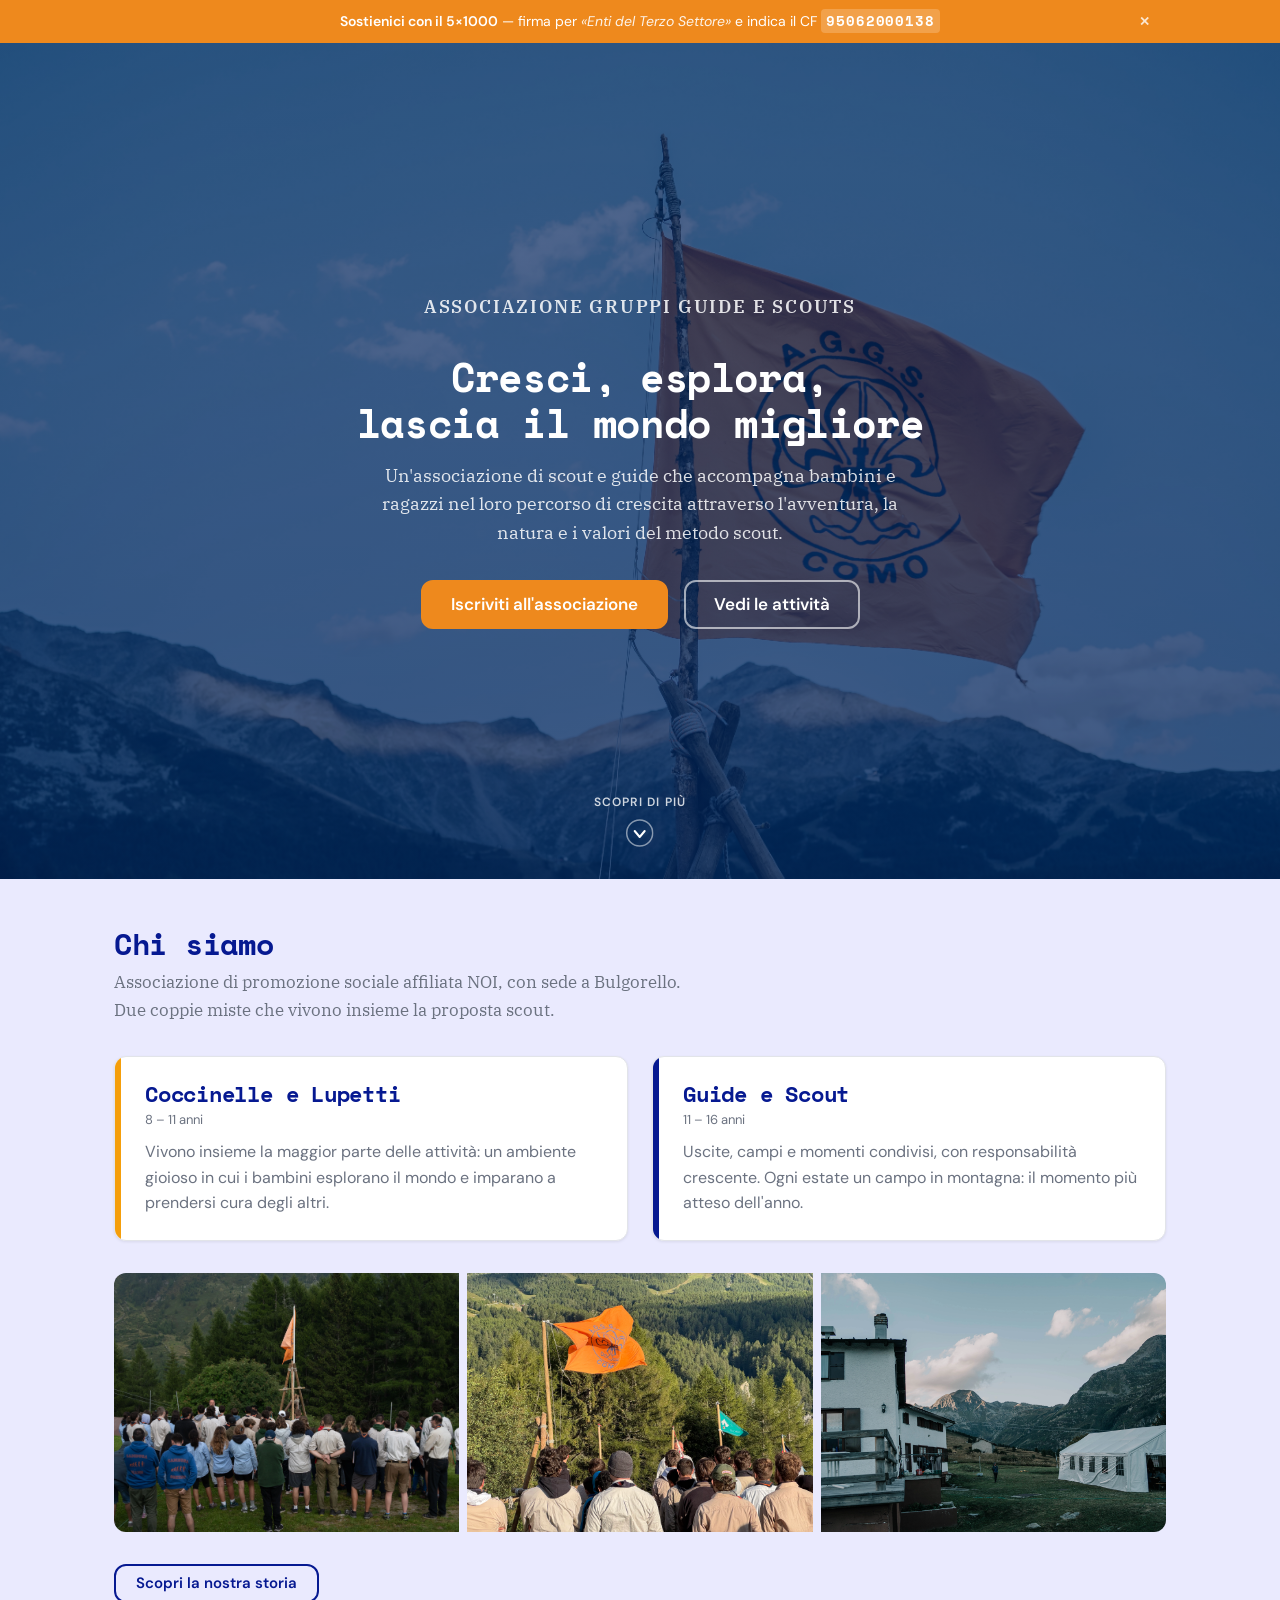
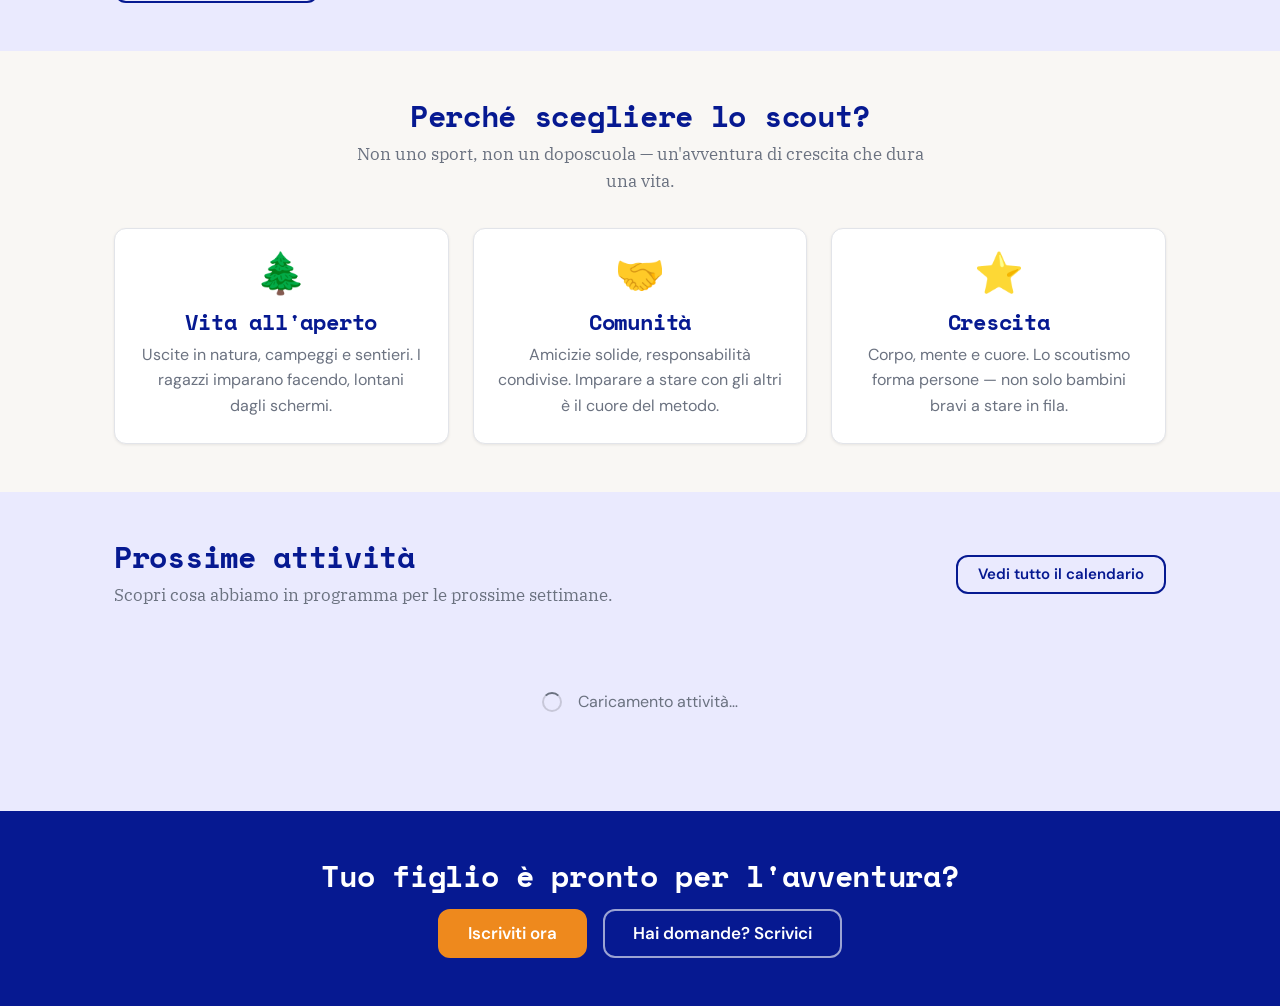
<file: index.html>
<!DOCTYPE html>
<html lang="it">

<head>
  <meta charset="UTF-8">
  <link rel="icon" href="assets/favicon.svg" type="image/svg+xml">
  <meta name="viewport" content="width=device-width, initial-scale=1.0">
  <title>AGGS Como — Associazione Gruppi Guide e Scouts</title>
  <meta name="description"
    content="Benvenuti all'AGGS Como! Scopri le attività scout per bambini e ragazzi, iscriviti e partecipa alla nostra comunità.">

  <link rel="preconnect" href="https://fonts.googleapis.com">
  <link rel="preconnect" href="https://fonts.gstatic.com" crossorigin>
  <link rel="preconnect" href="https://esm.sh">

  <link rel="stylesheet" href="css/base.css">
  <link rel="stylesheet" href="css/components.css">
  <link rel="stylesheet" href="css/layout.css">
</head>

<body>

  <header id="site-header"></header>

  <div id="banner-5x1000" class="banner-5x1000" role="region" aria-label="5×1000">
    <div class="banner-5x1000-inner container">
      <p><strong>Sostienici con il 5×1000</strong> — firma per <em>«Enti del Terzo Settore»</em> e indica il CF <span
          class="banner-cf">95062000138</span></p>
      <button class="btn btn-ghost btn-sm banner-dismiss" aria-label="Chiudi">✕</button>
    </div>
  </div>

  <main id="main-content">

    <!-- HERO -->
    <section class="hero" aria-label="Benvenuti">
      <div class="container hero-content">
        <p class="hero-eyebrow">Associazione Gruppi Guide e Scouts</p>
        <h1>Cresci, esplora,<br>lascia il mondo migliore</h1>
        <p>Un'associazione di scout e guide che accompagna bambini e ragazzi nel loro percorso di crescita attraverso
          l'avventura, la natura e i valori del metodo scout.</p>
        <div class="hero-actions">
          <a href="iscrizione.html" class="btn btn-accent btn-lg" id="btn-hero-iscriviti">Iscriviti all'associazione</a>
          <a href="calendario.html" class="btn btn-outline-white btn-lg">Vedi le attività</a>
        </div>
      </div>
      <a class="hero-scroll" href="#main-content" aria-label="Scorri verso il basso">
        <span class="hero-scroll-label">Scopri di più</span>
        <svg width="28" height="28" viewBox="0 0 28 28" fill="none" aria-hidden="true">
          <circle cx="14" cy="14" r="13" stroke="rgba(255,255,255,0.5)" stroke-width="1.5" />
          <polyline points="9,12 14,18 19,12" stroke="#ffffff" stroke-width="2" stroke-linecap="round"
            stroke-linejoin="round" />
        </svg>
      </a>
    </section>

    <!-- CHI SIAMO — SINTESI -->
    <section class="section section-alt" aria-labelledby="section-chi-siamo">
      <div class="container">
        <div class="section-header">
          <h2 class="section-title" id="section-chi-siamo">Chi siamo</h2>
          <p class="section-subtitle">Associazione di promozione sociale affiliata NOI, con sede a Bulgorello. Due
            coppie miste che vivono insieme la proposta scout.</p>
        </div>

        <div class="cards-grid cards-grid-2">
          <div class="card card-unit">
            <div class="card-unit-accent" style="background:#f59e0b" aria-hidden="true"></div>
            <div class="card-body">
              <h3 class="text-primary mb-xs">Coccinelle e Lupetti</h3>
              <p class="text-muted text-xs mb-sm">8 – 11 anni</p>
              <p class="text-muted">Vivono insieme la maggior parte delle attività: un ambiente gioioso in cui i bambini
                esplorano il mondo e imparano a prendersi cura degli altri.</p>
            </div>
          </div>
          <div class="card card-unit">
            <div class="card-unit-accent" style="background:var(--color-primary)" aria-hidden="true"></div>
            <div class="card-body">
              <h3 class="text-primary mb-xs">Guide e Scout</h3>
              <p class="text-muted text-xs mb-sm">11 – 16 anni</p>
              <p class="text-muted">Uscite, campi e momenti condivisi, con responsabilità crescente. Ogni estate un
                campo in montagna: il momento più atteso dell'anno.</p>
            </div>
          </div>
        </div>

        <div class="photo-strip mt-xl">
          <img src="assets/_CLP4904.webp" alt="Ragazzi scout in attività" loading="lazy">
          <img src="assets/IMG_6519.webp" alt="Scout in natura" loading="lazy">
          <img src="assets/_CLP2525.webp" alt="Momenti di vita scout" loading="lazy">
        </div>

        <div class="mt-xl">
          <a href="storia.html" class="btn btn-outline">Scopri la nostra storia</a>
        </div>
      </div>
    </section>

    <!-- PERCHÉ LO SCOUT -->
    <section class="section" aria-labelledby="section-valori">
      <div class="container">
        <div class="section-header text-center">
          <h2 class="section-title" id="section-valori">Perché scegliere lo scout?</h2>
          <p class="section-subtitle" style="margin-inline:auto">Non uno sport, non un doposcuola — un'avventura di
            crescita che dura una vita.</p>
        </div>
        <div class="cards-grid">
          <div class="card card-body text-center">
            <div class="card-value-icon" aria-hidden="true">🌲</div>
            <h3 class="text-primary mb-sm">Vita all'aperto</h3>
            <p class="text-muted">Uscite in natura, campeggi e sentieri. I ragazzi imparano facendo, lontani dagli
              schermi.</p>
          </div>
          <div class="card card-body text-center">
            <div class="card-value-icon" aria-hidden="true">🤝</div>
            <h3 class="text-primary mb-sm">Comunità</h3>
            <p class="text-muted">Amicizie solide, responsabilità condivise. Imparare a stare con gli altri è il cuore

              del metodo.</p>
          </div>
          <div class="card card-body text-center">
            <div class="card-value-icon" aria-hidden="true">⭐</div>
            <h3 class="text-primary mb-sm">Crescita</h3>
            <p class="text-muted">Corpo, mente e cuore. Lo scoutismo forma persone — non solo bambini bravi a stare in
              fila.</p>
          </div>
        </div>
      </div>
    </section>

    <!-- AVVISI -->
    <section class="section" id="section-avvisi" aria-labelledby="heading-avvisi" style="display:none">
      <div class="container">
        <div class="section-header">
          <h2 class="section-title" id="heading-avvisi">Avvisi</h2>
          <p class="section-subtitle">Comunicazioni importanti per scout e famiglie.</p>
        </div>
        <div id="avvisi-list" style="display:flex;flex-direction:column;gap:var(--space-md)"></div>
      </div>
    </section>

    <!-- PROSSIME ATTIVITÀ — TEASER -->
    <section class="section section-alt" aria-labelledby="section-attivita">
      <div class="container">
        <div class="section-header section-header-row">
          <div>
            <h2 class="section-title" id="section-attivita">Prossime attività</h2>
            <p class="section-subtitle">Scopri cosa abbiamo in programma per le prossime settimane.</p>
          </div>
          <a href="calendario.html" class="btn btn-outline">Vedi tutto il calendario</a>
        </div>

        <div id="attivita-preview" class="cards-grid">
          <!-- Caricato da JS -->
          <div class="loading-overlay" style="grid-column:1/-1">
            <span class="spinner"></span>
            <span>Caricamento attività…</span>
          </div>
        </div>
      </div>
    </section>


    <!-- CALL TO ACTION ISCRIZIONE -->
    <section class="section section-dark" id="section-cta-iscrizione" aria-labelledby="section-cta">
      <div class="container text-center">
        <h2 id="section-cta" class="mb-md">Tuo figlio è pronto per l'avventura?</h2>
        <div class="flex justify-center gap-md flex-wrap">
          <a href="iscrizione.html" class="btn btn-accent btn-lg">Iscriviti ora</a>
          <a href="contatti.html" class="btn btn-outline-white btn-lg">Hai domande? Scrivici</a>
        </div>
      </div>
    </section>

  </main>

  <footer id="site-footer"></footer>

  <script type="module" src="js/components.js"></script>
  <script type="module" src="js/home.js"></script>
</body>

</html>
</file>
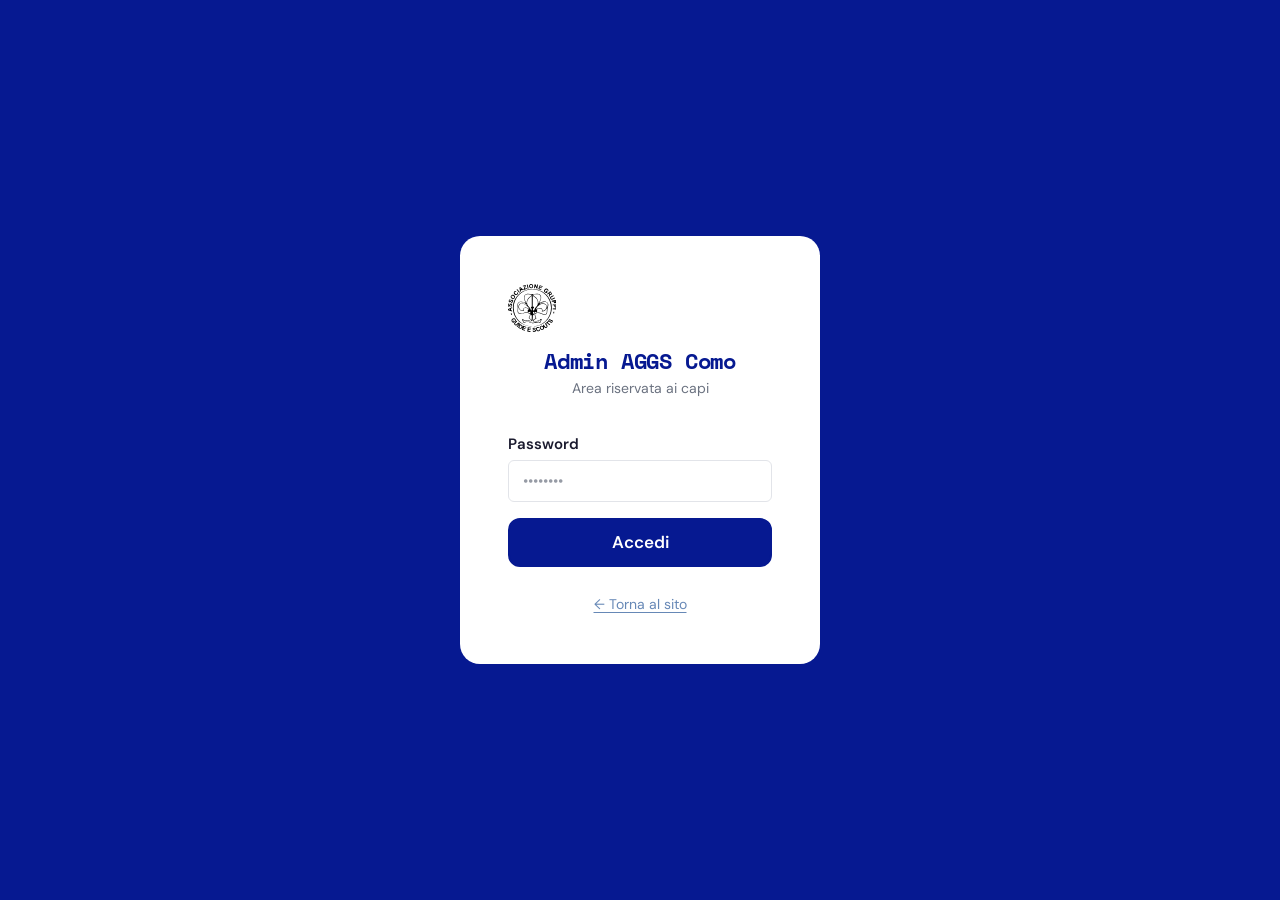
<file: admin.html>
<!DOCTYPE html>
<html lang="it">
<head>
  <meta charset="UTF-8">
  <link rel="icon" href="assets/favicon.svg" type="image/svg+xml">
  <meta name="viewport" content="width=device-width, initial-scale=1.0">
  <title>Admin — AGGS Como</title>
  <meta name="robots" content="noindex, nofollow">

  <link rel="preconnect" href="https://fonts.googleapis.com">
  <link rel="preconnect" href="https://fonts.gstatic.com" crossorigin>
  <link rel="preconnect" href="https://esm.sh">

  <link rel="stylesheet" href="css/base.css">
  <link rel="stylesheet" href="css/components.css">
  <link rel="stylesheet" href="css/layout.css">

  <style>
    .admin-topbar {
      background: var(--color-primary);
      color: #fff;
      height: 3.5rem;
      display: flex;
      align-items: center;
      padding: 0 var(--space-lg);
      gap: var(--space-lg);
      position: sticky;
      top: 0;
      z-index: 100;
      box-shadow: 0 2px 8px rgba(0,0,0,.25);
    }
    .admin-topbar-title {
      font-weight: 700;
      font-size: .9375rem;
      display: flex;
      align-items: center;
      gap: var(--space-sm);
      flex: 1;
    }
    .admin-tabs-bar {
      background: var(--color-surface);
      border-bottom: 1px solid var(--color-border);
      padding-inline: var(--space-lg);
    }
    .admin-content {
      max-width: 1200px;
      margin-inline: auto;
      padding: var(--space-xl) var(--space-lg);
    }
  </style>
</head>
<body>

  <a class="skip-link" href="#admin-panel">Vai al pannello admin</a>

  <!-- ══════════════════════════════════════════
       LOGIN
  ══════════════════════════════════════════ -->
  <div id="login-screen"
       style="min-height:100vh;display:flex;align-items:center;justify-content:center;
              background:var(--color-primary)">
    <div style="background:var(--color-surface);border-radius:var(--radius-lg);
                padding:var(--space-2xl);width:100%;max-width:360px;margin:var(--space-lg)">
      <div style="text-align:center;margin-bottom:var(--space-xl)">
        <img src="assets/logo.svg" alt="Logo AGGS Como" width="48" height="48"
             style="margin-bottom:var(--space-md)" onerror="this.style.display='none'">
        <h1 style="font-size:1.375rem;color:var(--color-primary);margin-bottom:var(--space-xs)">
          Admin AGGS Como
        </h1>
        <p class="text-sm text-muted">Area riservata ai capi</p>
      </div>
      <form id="login-form" novalidate>
        <div class="form-group">
          <label class="form-label" for="login-password">Password</label>
          <input type="password" id="login-password" class="form-control"
                 autocomplete="current-password" placeholder="••••••••" required>
        </div>
        <div id="login-error" class="alert alert-error hidden" role="alert"
             style="margin-bottom:var(--space-md)">
          Password non corretta.
        </div>
        <button type="submit" class="btn btn-primary btn-full btn-lg">Accedi</button>
      </form>
      <p style="text-align:center;margin-top:var(--space-lg)">
        <a href="index.html" style="color:rgba(0,57,133,.6);font-size:.875rem">
          ← Torna al sito
        </a>
      </p>
    </div>
  </div>

  <!-- ══════════════════════════════════════════
       PANNELLO ADMIN
  ══════════════════════════════════════════ -->
  <div id="admin-panel" class="hidden">

    <!-- Top bar -->
    <div class="admin-topbar">
      <div class="admin-topbar-title">
        <img src="assets/logo.svg" alt="" width="26" height="26"
             onerror="this.style.display='none'">
        Admin — AGGS Como
      </div>
      <a href="index.html"
         style="color:rgba(255,255,255,.75);font-size:.875rem;text-decoration:none;
                white-space:nowrap">
        ← Sito pubblico
      </a>
      <button id="btn-logout" class="btn btn-sm"
              style="background:rgba(255,255,255,.15);color:#fff;
                     border-color:rgba(255,255,255,.3);white-space:nowrap">
        Esci
      </button>
    </div>

    <!-- Avviso service key mancante -->
    <div id="warn-service-key" class="hidden"
         style="background:#fff3cd;color:#856404;border-bottom:1px solid #ffc107;
                padding:.5rem var(--space-lg);font-size:.875rem;text-align:center">
      <strong>Attenzione:</strong> <code>SUPABASE_SERVICE_KEY</code> non configurata in
      <code>config.js</code>. Le operazioni admin (lettura, scrittura attività, iscrizioni)
      potrebbero non funzionare. Vai su Supabase → Project Settings → API → service_role.
    </div>

    <!-- Tabs -->
    <div class="admin-tabs-bar">
      <div class="admin-tabs" style="max-width:1200px;margin-inline:auto">
        <button class="admin-tab active" data-tab="attivita">Attività</button>
        <button class="admin-tab" data-tab="iscrizioni">Iscrizioni</button>
        <button class="admin-tab" data-tab="avvisi">Avvisi</button>
        <button class="admin-tab" data-tab="impostazioni">Impostazioni</button>
      </div>
    </div>

    <!-- Contenuto -->
    <div class="admin-content">

      <!-- ── Panel: Attività ── -->
      <div id="panel-attivita">
        <div style="display:flex;align-items:center;justify-content:space-between;
                    flex-wrap:wrap;gap:var(--space-md);margin-bottom:var(--space-xl)">
          <h2 style="color:var(--color-primary);font-size:1.375rem">Attività</h2>
          <button id="btn-nuova-attivita" class="btn btn-accent">+ Nuova attività</button>
        </div>
        <div id="attivita-list">
          <div class="loading-overlay">
            <span class="spinner"></span><span>Caricamento…</span>
          </div>
        </div>
      </div>

      <!-- ── Panel: Avvisi ── -->
      <div id="panel-avvisi" class="hidden">
        <div style="display:flex;align-items:center;justify-content:space-between;
                    flex-wrap:wrap;gap:var(--space-md);margin-bottom:var(--space-xl)">
          <h2 style="color:var(--color-primary);font-size:1.375rem">Avvisi</h2>
          <button id="btn-nuovo-avviso" class="btn btn-accent">+ Nuovo avviso</button>
        </div>
        <div id="avvisi-admin-list">
          <div class="loading-overlay">
            <span class="spinner"></span><span>Caricamento…</span>
          </div>
        </div>
      </div>

      <!-- ── Panel: Impostazioni ── -->
      <div id="panel-impostazioni" class="hidden">
        <h2 style="color:var(--color-primary);font-size:1.375rem;margin-bottom:var(--space-xl)">
          Impostazioni
        </h2>

        <div style="max-width:600px;display:flex;flex-direction:column;gap:var(--space-lg)">

          <!-- Card iscrizioni anno associativo -->
          <div style="background:var(--color-surface);border:1px solid var(--color-border);
                      border-radius:var(--radius-lg);padding:var(--space-xl)">
            <div style="display:flex;align-items:flex-start;justify-content:space-between;
                        gap:var(--space-lg);flex-wrap:wrap">
              <div>
                <h3 style="font-size:1.0625rem;color:var(--color-text);margin-bottom:var(--space-xs)">
                  Iscrizioni anno associativo
                </h3>
                <p class="text-muted" style="font-size:.875rem;max-width:36ch;
                                             margin-bottom:var(--space-lg)">
                  Controlla la visibilità del modulo di iscrizione e dei pulsanti
                  "Iscriviti" su tutto il sito.
                </p>
                <div id="iscrizioni-stato-badge">
                  <span class="spinner" style="width:1.25rem;height:1.25rem;border-width:2px"></span>
                </div>
              </div>
              <button id="btn-toggle-iscrizioni" class="btn btn-accent"
                      disabled style="flex-shrink:0;min-width:10rem">
                Caricamento…
              </button>
            </div>
          </div>

        </div>
      </div>

      <!-- ── Panel: Iscrizioni ── -->
      <div id="panel-iscrizioni" class="hidden">
        <h2 style="color:var(--color-primary);font-size:1.375rem;margin-bottom:var(--space-xl)">
          Iscrizioni
        </h2>

        <div class="form-group" style="max-width:480px;margin-bottom:var(--space-xl)">
          <label class="form-label" for="select-attivita-isc">Seleziona attività</label>
          <select id="select-attivita-isc" class="form-control">
            <option value="">Scegli un'attività…</option>
          </select>
        </div>

        <div id="iscrizioni-content">
          <p class="text-muted">Seleziona un'attività per vedere le iscrizioni.</p>
        </div>
      </div>

    </div>
  </div>

  <!-- ══════════════════════════════════════════
       MODAL — NUOVA ATTIVITÀ
  ══════════════════════════════════════════ -->
  <div id="modal-attivita" class="modal-backdrop"
       role="dialog" aria-modal="true" aria-labelledby="modal-att-title">
    <div class="modal" style="max-width:700px">

      <div class="modal-header">
        <h2 class="modal-title" id="modal-att-title">Nuova attività</h2>
        <button class="modal-close" id="modal-att-close" aria-label="Chiudi">
          <svg width="16" height="16" viewBox="0 0 16 16" fill="none"
               stroke="currentColor" stroke-width="2" stroke-linecap="round">
            <line x1="3" y1="3" x2="13" y2="13"/>
            <line x1="13" y1="3" x2="3" y2="13"/>
          </svg>
        </button>
      </div>

      <div class="modal-body">
        <form id="form-attivita" novalidate>

          <div class="form-group">
            <label class="form-label" for="att-nome">
              Nome <span class="required" aria-hidden="true">*</span>
            </label>
            <input type="text" id="att-nome" class="form-control" required
                   placeholder="Es. Uscita al lago di Como">
            <span class="form-error" id="err-att-nome">Inserisci il nome.</span>
          </div>

          <div class="form-group">
            <label class="form-label" for="att-descrizione">Descrizione</label>
            <textarea id="att-descrizione" class="form-control" rows="3"
                      placeholder="Descrizione dell'attività…"></textarea>
          </div>

          <div class="form-grid-2">
            <div class="form-group">
              <label class="form-label" for="att-tipo">
                Tipo <span class="required" aria-hidden="true">*</span>
              </label>
              <select id="att-tipo" class="form-control" required>
                <option value="">Seleziona…</option>
                <option value="uscita_giorno">Uscita giorno</option>
                <option value="campo">Campo</option>
                <option value="riunione">Riunione</option>
                <option value="evento">Evento</option>
              </select>
              <span class="form-error" id="err-att-tipo">Seleziona il tipo.</span>
            </div>
            <div class="form-group">
              <label class="form-label" for="att-quota">Quota (€)</label>
              <input type="number" id="att-quota" class="form-control"
                     min="0" step="0.01" placeholder="0">
            </div>
          </div>

          <div class="form-group">
            <label class="form-label" for="att-tipo-modulo">Modulo di iscrizione speciale</label>
            <select id="att-tipo-modulo" class="form-control">
              <option value="">(nessuno)</option>
              <option value="campo_minori">Campo minori (modulo ufficiale)</option>
            </select>
            <span class="form-hint">
              Se selezionato, sostituisce il form standard con il modulo precompilato scelto.
              Attiva anche "Ha form di iscrizione" per renderlo visibile.
            </span>
          </div>

          <div class="form-grid-2">
            <div class="form-group">
              <label class="form-label" for="att-data-inizio">
                Data inizio <span class="required" aria-hidden="true">*</span>
              </label>
              <input type="date" id="att-data-inizio" class="form-control" required>
              <span class="form-error" id="err-att-data">Inserisci la data.</span>
            </div>
            <div class="form-group">
              <label class="form-label" for="att-data-fine">Data fine</label>
              <input type="date" id="att-data-fine" class="form-control">
              <span class="form-hint">Lascia vuoto per attività di un solo giorno.</span>
            </div>
          </div>

          <div class="form-group">
            <label class="form-label" for="att-immagine">URL immagine</label>
            <input type="url" id="att-immagine" class="form-control"
                   placeholder="https://…">
          </div>

          <div style="display:flex;gap:var(--space-xl);flex-wrap:wrap;
                      margin-bottom:var(--space-md)">
            <label class="form-check">
              <input type="checkbox" id="att-ha-form">
              <span class="form-check-label">Ha form di iscrizione</span>
            </label>
            <label class="form-check">
              <input type="checkbox" id="att-attiva" checked>
              <span class="form-check-label">Attiva (visibile sul sito)</span>
            </label>
          </div>

          <div class="form-group" id="nota-iscrizioni-group" style="margin-bottom:var(--space-xl)">
            <label class="form-label" for="att-nota-iscrizioni">
              Messaggio iscrizioni (opzionale)
            </label>
            <input type="text" id="att-nota-iscrizioni" class="form-control"
                   placeholder="Es. Le iscrizioni apriranno il 15 maggio">
            <span class="form-hint">
              Mostrato ai visitatori quando il form non è ancora aperto.
              Lascia vuoto per non mostrare nulla.
            </span>
          </div>

          <!-- ── Documenti scaricabili ── -->
          <fieldset class="form-section">
            <legend>Documenti scaricabili</legend>
            <p class="form-hint" style="margin-bottom:var(--space-md)">
              Carica PDF che i genitori possono scaricare, compilare e inviare via email alla segreteria (es. scheda medica, modulo consenso).
            </p>

            <div id="documenti-list" style="margin-bottom:var(--space-md)"></div>

            <div id="upload-doc-progress" class="hidden"
                 style="display:flex;align-items:center;gap:var(--space-sm);
                        font-size:.875rem;color:var(--color-text-muted);margin-bottom:var(--space-md)">
              <span class="spinner" style="width:1rem;height:1rem;border-width:2px"></span>
              <span>Caricamento in corso…</span>
            </div>

            <input type="file" id="input-pdf" accept=".pdf,application/pdf"
                   multiple class="hidden" aria-label="Scegli file PDF">
            <button type="button" id="btn-carica-pdf"
                    class="btn btn-outline btn-sm">+ Carica PDF</button>
          </fieldset>

          <!-- ── Costruttore campi extra ── -->
          <fieldset class="form-section">
            <legend>Campi extra del form</legend>
            <p class="form-hint" style="margin-bottom:var(--space-md)">
              Aggiungi domande personalizzate che appariranno nel form di iscrizione.
            </p>

            <div id="campi-extra-list" style="margin-bottom:var(--space-md)"></div>

            <!-- Form aggiunta campo (nascosto di default) -->
            <div id="aggiungi-campo-box" class="hidden"
                 style="background:var(--color-bg);border:1.5px dashed var(--color-border);
                        border-radius:var(--radius-md);padding:var(--space-md);
                        margin-bottom:var(--space-md)">
              <p style="font-weight:600;font-size:.875rem;color:var(--color-primary);
                         margin-bottom:var(--space-md)">Nuovo campo</p>
              <div class="form-grid-2">
                <div class="form-group">
                  <label class="form-label" for="campo-label" style="font-size:.875rem">
                    Etichetta <span class="required" aria-hidden="true">*</span>
                  </label>
                  <input type="text" id="campo-label" class="form-control"
                         placeholder="Es. Taglia maglietta">
                  <span class="form-error" id="err-campo-label">
                    Inserisci un'etichetta.
                  </span>
                </div>
                <div class="form-group">
                  <label class="form-label" for="campo-tipo" style="font-size:.875rem">
                    Tipo
                  </label>
                  <select id="campo-tipo" class="form-control">
                    <option value="testo_breve">Testo breve</option>
                    <option value="numero">Numero</option>
                    <option value="data">Data</option>
                    <option value="checkbox">Sì / No (checkbox)</option>
                    <option value="select">Scelta multipla</option>
                  </select>
                </div>
              </div>
              <div id="campo-opzioni-group" class="form-group hidden">
                <label class="form-label" for="campo-opzioni" style="font-size:.875rem">
                  Opzioni (una per riga)
                </label>
                <textarea id="campo-opzioni" class="form-control" rows="3"
                          placeholder="S&#10;M&#10;L&#10;XL"></textarea>
              </div>
              <label class="form-check" style="margin-bottom:var(--space-md)">
                <input type="checkbox" id="campo-obbligatorio">
                <span class="form-check-label" style="font-size:.875rem">Obbligatorio</span>
              </label>
              <div style="display:flex;gap:var(--space-sm)">
                <button type="button" id="btn-conferma-campo"
                        class="btn btn-primary btn-sm">Aggiungi</button>
                <button type="button" id="btn-annulla-campo"
                        class="btn btn-ghost btn-sm">Annulla</button>
              </div>
            </div>

            <button type="button" id="btn-aggiungi-campo"
                    class="btn btn-outline btn-sm">+ Aggiungi campo</button>
          </fieldset>

          <div id="form-att-error" class="alert alert-error hidden" role="alert"></div>

        </form>
      </div>

      <div class="modal-footer">
        <button type="button" id="modal-att-delete"
                class="btn btn-ghost hidden"
                style="color:var(--color-error);margin-right:auto">
          Elimina attività
        </button>
        <button type="button" id="modal-att-cancel" class="btn btn-ghost">Annulla</button>
        <button type="button" id="modal-att-save" class="btn btn-accent">
          Salva attività
        </button>
      </div>
    </div>
  </div>

  <!-- ══════════════════════════════════════════
       MODAL — AVVISO
  ══════════════════════════════════════════ -->
  <div id="modal-avviso" class="modal-backdrop"
       role="dialog" aria-modal="true" aria-labelledby="modal-avviso-title">
    <div class="modal" style="max-width:560px">

      <div class="modal-header">
        <h2 class="modal-title" id="modal-avviso-title">Nuovo avviso</h2>
        <button class="modal-close" id="modal-avviso-close" aria-label="Chiudi">
          <svg width="16" height="16" viewBox="0 0 16 16" fill="none"
               stroke="currentColor" stroke-width="2" stroke-linecap="round">
            <line x1="3" y1="3" x2="13" y2="13"/>
            <line x1="13" y1="3" x2="3" y2="13"/>
          </svg>
        </button>
      </div>

      <div class="modal-body">
        <form id="form-avviso" novalidate>

          <div class="form-group">
            <label class="form-label" for="avv-titolo">
              Titolo <span class="required" aria-hidden="true">*</span>
            </label>
            <input type="text" id="avv-titolo" class="form-control" required
                   placeholder="Es. Riunione genitori — venerdì 9 maggio">
          </div>

          <div class="form-group">
            <label class="form-label" for="avv-testo">
              Testo <span class="required" aria-hidden="true">*</span>
            </label>
            <textarea id="avv-testo" class="form-control" rows="4"
                      placeholder="Testo dell'avviso…"></textarea>
          </div>

          <div class="form-grid-2">
            <div class="form-group">
              <label class="form-label" for="avv-tipo">Tipo</label>
              <select id="avv-tipo" class="form-control">
                <option value="info">Info</option>
                <option value="importante">Importante</option>
                <option value="urgente">Urgente</option>
              </select>
            </div>
            <div class="form-group">
              <label class="form-label" for="avv-scadenza">Scadenza</label>
              <input type="date" id="avv-scadenza" class="form-control">
              <span class="form-hint">Lascia vuoto per nessuna scadenza.</span>
            </div>
          </div>

          <label class="form-check" style="margin-bottom:var(--space-md)">
            <input type="checkbox" id="avv-attivo" checked>
            <span class="form-check-label">Attivo (visibile sul sito)</span>
          </label>

          <div id="form-avviso-error" class="alert alert-error hidden" role="alert"></div>

        </form>
      </div>

      <div class="modal-footer">
        <button type="button" id="modal-avviso-delete"
                class="btn btn-ghost hidden"
                style="color:var(--color-error);margin-right:auto">
          Elimina avviso
        </button>
        <button type="button" id="modal-avviso-cancel" class="btn btn-ghost">Annulla</button>
        <button type="button" id="modal-avviso-save" class="btn btn-accent">Salva avviso</button>
      </div>
    </div>
  </div>

  <script type="module" src="js/admin.js"></script>
</body>
</html>
</file>
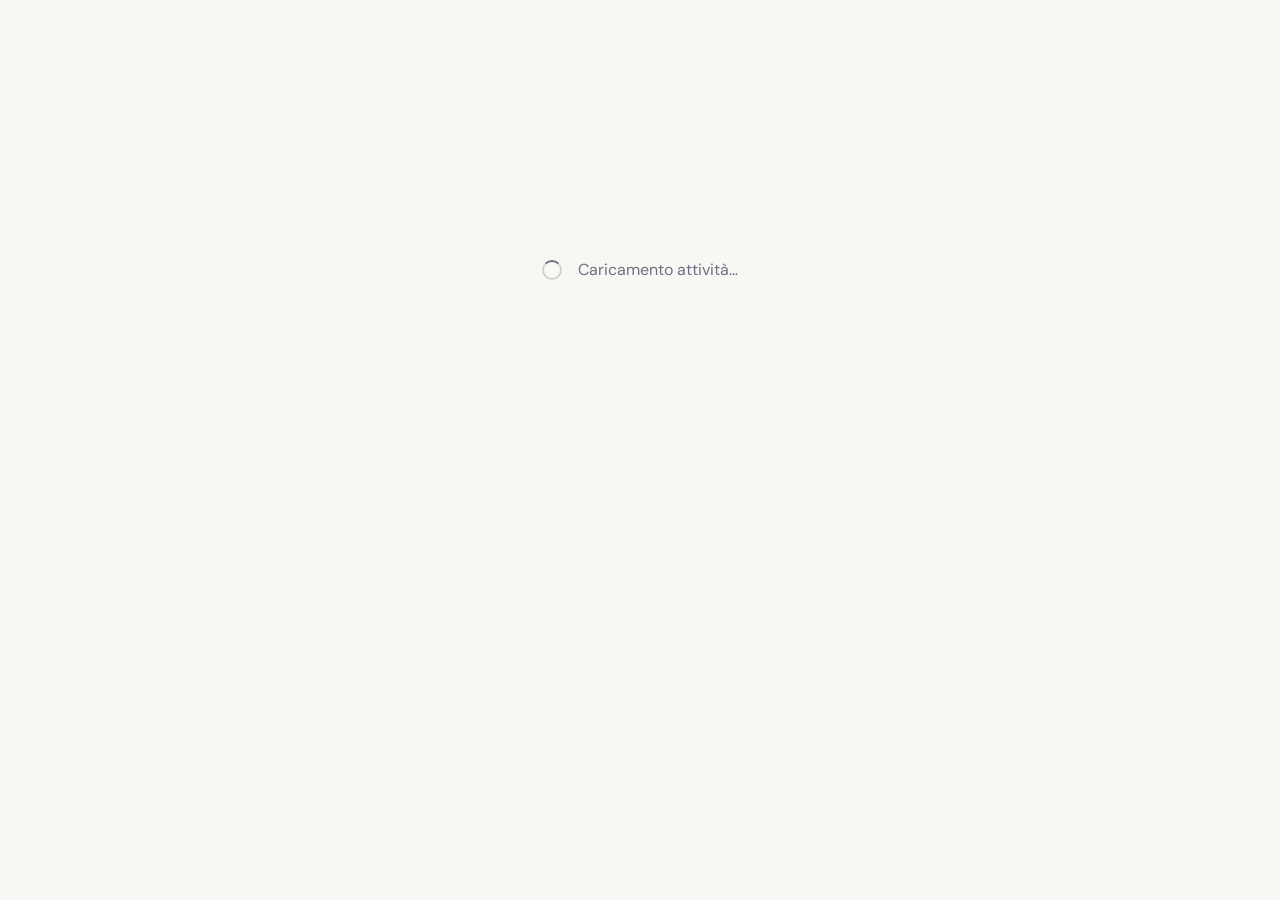
<file: attivita.html>
<!DOCTYPE html>
<html lang="it">
<head>
  <meta charset="UTF-8">
  <link rel="icon" href="assets/favicon.svg" type="image/svg+xml">
  <meta name="viewport" content="width=device-width, initial-scale=1.0">
  <title>Attività — AGGS Como</title>
  <meta name="description" content="Dettagli e iscrizione all'attività scout AGGS Como.">

  <link rel="preconnect" href="https://fonts.googleapis.com">
  <link rel="preconnect" href="https://fonts.gstatic.com" crossorigin>
  <link rel="preconnect" href="https://esm.sh">

  <link rel="stylesheet" href="css/base.css">
  <link rel="stylesheet" href="css/components.css">
  <link rel="stylesheet" href="css/layout.css">
</head>
<body>

  <header id="site-header"></header>

  <main id="main-content">
    <div id="page-content">
      <div class="loading-overlay" style="min-height:60vh">
        <span class="spinner"></span>
        <span>Caricamento attività…</span>
      </div>
    </div>
  </main>

  <footer id="site-footer"></footer>

  <script type="module" src="js/components.js"></script>
  <script type="module" src="js/attivita.js"></script>
</body>
</html>
</file>
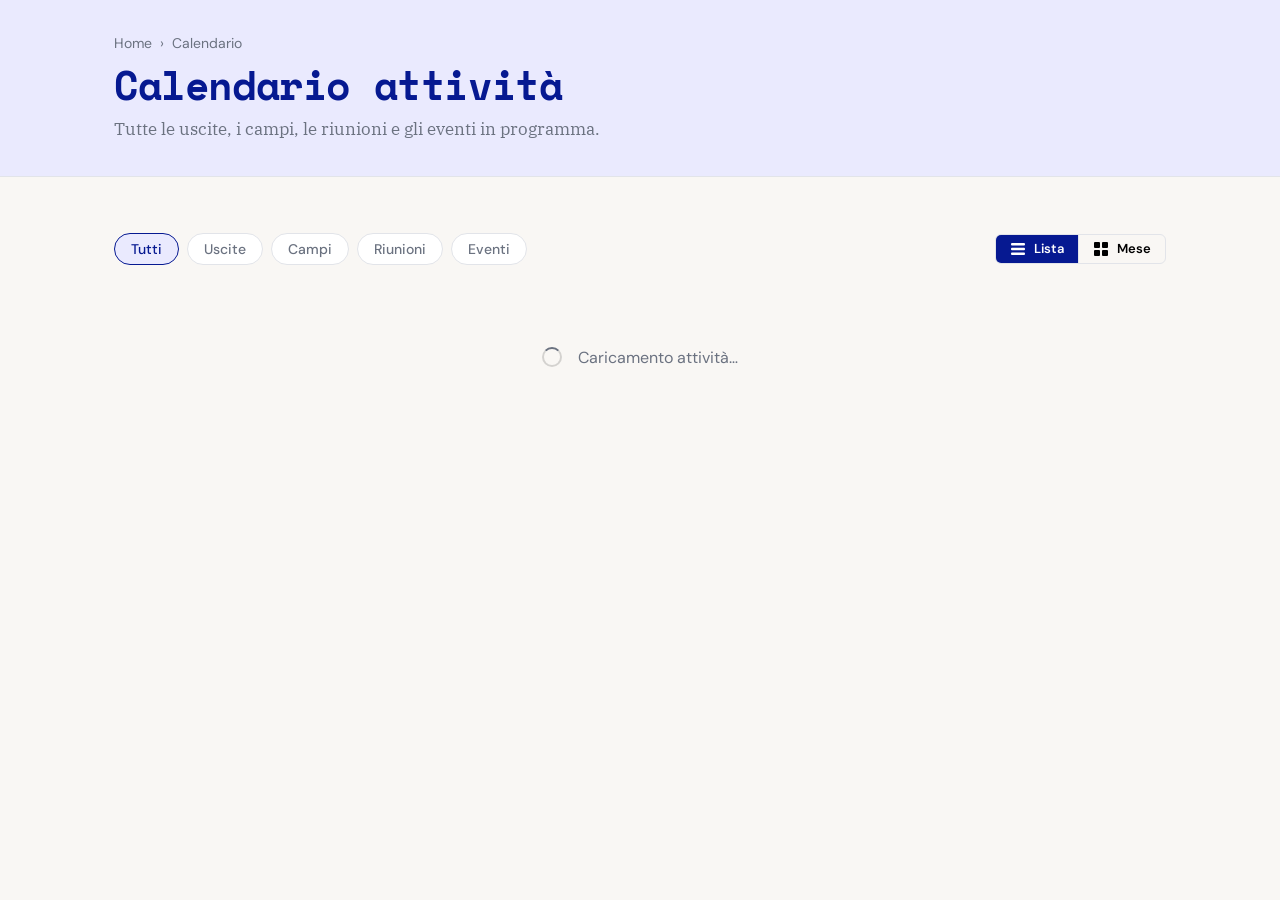
<file: calendario.html>
<!DOCTYPE html>
<html lang="it">
<head>
  <meta charset="UTF-8">
  <link rel="icon" href="assets/favicon.svg" type="image/svg+xml">
  <meta name="viewport" content="width=device-width, initial-scale=1.0">
  <title>Calendario attività — AGGS Como</title>
  <meta name="description" content="Scopri le prossime attività, uscite e campi dell'AGGS Como. Iscriviti direttamente online.">

  <link rel="preconnect" href="https://fonts.googleapis.com">
  <link rel="preconnect" href="https://fonts.gstatic.com" crossorigin>
  <link rel="preconnect" href="https://esm.sh">

  <link rel="stylesheet" href="css/base.css">
  <link rel="stylesheet" href="css/components.css">
  <link rel="stylesheet" href="css/layout.css">
</head>
<body>

  <header id="site-header"></header>

  <main id="main-content">

    <!-- PAGE HEADER -->
    <div class="page-header">
      <div class="container">
        <nav class="breadcrumb" aria-label="Breadcrumb">
          <a href="index.html">Home</a>
          <span aria-hidden="true">›</span>
          <span aria-current="page">Calendario</span>
        </nav>
        <h1>Calendario attività</h1>
        <p class="section-subtitle">Tutte le uscite, i campi, le riunioni e gli eventi in programma.</p>
      </div>
    </div>

    <div class="section" style="padding-top:var(--space-lg)">
      <div class="container">

        <!-- BARRA CONTROLLI -->
        <div style="display:flex;flex-wrap:wrap;align-items:center;justify-content:space-between;gap:var(--space-md);margin-bottom:var(--space-xl)">

          <!-- Filtri tipo -->
          <div>
            <div class="filter-pills" role="group" aria-label="Filtra per tipo">
              <button class="pill active" data-tipo="tutti">Tutti</button>
              <button class="pill" data-tipo="uscita_giorno">Uscite</button>
              <button class="pill" data-tipo="campo">Campi</button>
              <button class="pill" data-tipo="riunione">Riunioni</button>
              <button class="pill" data-tipo="evento">Eventi</button>
            </div>
            <div id="filtro-status" class="sr-only" aria-live="polite" aria-atomic="true"></div>
          </div>

          <!-- Toggle vista -->
          <div style="display:flex;gap:0;border:1.5px solid var(--color-border);border-radius:var(--radius-sm);overflow:hidden" role="group" aria-label="Cambia vista">
            <button class="btn btn-sm active" data-vista="lista"
                    style="border-radius:0;border:none;background:var(--color-primary);color:#fff"
                    aria-pressed="true">
              <svg width="16" height="16" viewBox="0 0 16 16" fill="none" aria-hidden="true">
                <rect x="1" y="2" width="14" height="2.5" rx="1" fill="currentColor"/>
                <rect x="1" y="6.75" width="14" height="2.5" rx="1" fill="currentColor"/>
                <rect x="1" y="11.5" width="14" height="2.5" rx="1" fill="currentColor"/>
              </svg>
              Lista
            </button>
            <button class="btn btn-sm" data-vista="griglia"
                    style="border-radius:0;border:none;border-left:1.5px solid var(--color-border)"
                    aria-pressed="false">
              <svg width="16" height="16" viewBox="0 0 16 16" fill="none" aria-hidden="true">
                <rect x="1" y="1" width="6" height="6" rx="1" fill="currentColor"/>
                <rect x="9" y="1" width="6" height="6" rx="1" fill="currentColor"/>
                <rect x="1" y="9" width="6" height="6" rx="1" fill="currentColor"/>
                <rect x="9" y="9" width="6" height="6" rx="1" fill="currentColor"/>
              </svg>
              Mese
            </button>
          </div>

        </div>

        <!-- VISTA LISTA -->
        <div id="lista-view">
          <div id="lista-container" style="display:flex;flex-direction:column;gap:var(--space-md)">
            <div class="loading-overlay">
              <span class="spinner"></span>
              <span>Caricamento attività…</span>
            </div>
          </div>
        </div>

        <!-- VISTA GRIGLIA (nascosta) -->
        <div id="griglia-view" class="hidden">

          <!-- Navigazione mese -->
          <div style="display:flex;align-items:center;justify-content:space-between;margin-bottom:var(--space-lg)">
            <button class="btn btn-outline btn-sm" id="mese-prec" aria-label="Mese precedente">
              <svg width="16" height="16" viewBox="0 0 16 16" fill="none" aria-hidden="true">
                <path d="M10 3L5 8l5 5" stroke="currentColor" stroke-width="2" stroke-linecap="round" stroke-linejoin="round"/>
              </svg>
            </button>
            <h2 id="mese-label" style="font-size:1.25rem;color:var(--color-primary);text-transform:capitalize"></h2>
            <button class="btn btn-outline btn-sm" id="mese-succ" aria-label="Mese successivo">
              <svg width="16" height="16" viewBox="0 0 16 16" fill="none" aria-hidden="true">
                <path d="M6 3l5 5-5 5" stroke="currentColor" stroke-width="2" stroke-linecap="round" stroke-linejoin="round"/>
              </svg>
            </button>
          </div>

          <div id="griglia-container"></div>

          <!-- Legenda -->
          <div style="display:flex;flex-wrap:wrap;gap:var(--space-md);margin-top:var(--space-lg)">
            <span style="font-size:0.8125rem;color:var(--color-text-muted);font-weight:600">Legenda:</span>
            <span class="badge badge-uscita_giorno">Uscita</span>
            <span class="badge badge-campo">Campo</span>
            <span class="badge badge-riunione">Riunione</span>
            <span class="badge badge-evento">Evento</span>
          </div>
        </div>

      </div>
    </div>

  </main>

  <footer id="site-footer"></footer>

  <script type="module" src="js/components.js"></script>
  <script type="module" src="js/calendario.js"></script>
</body>
</html>
</file>
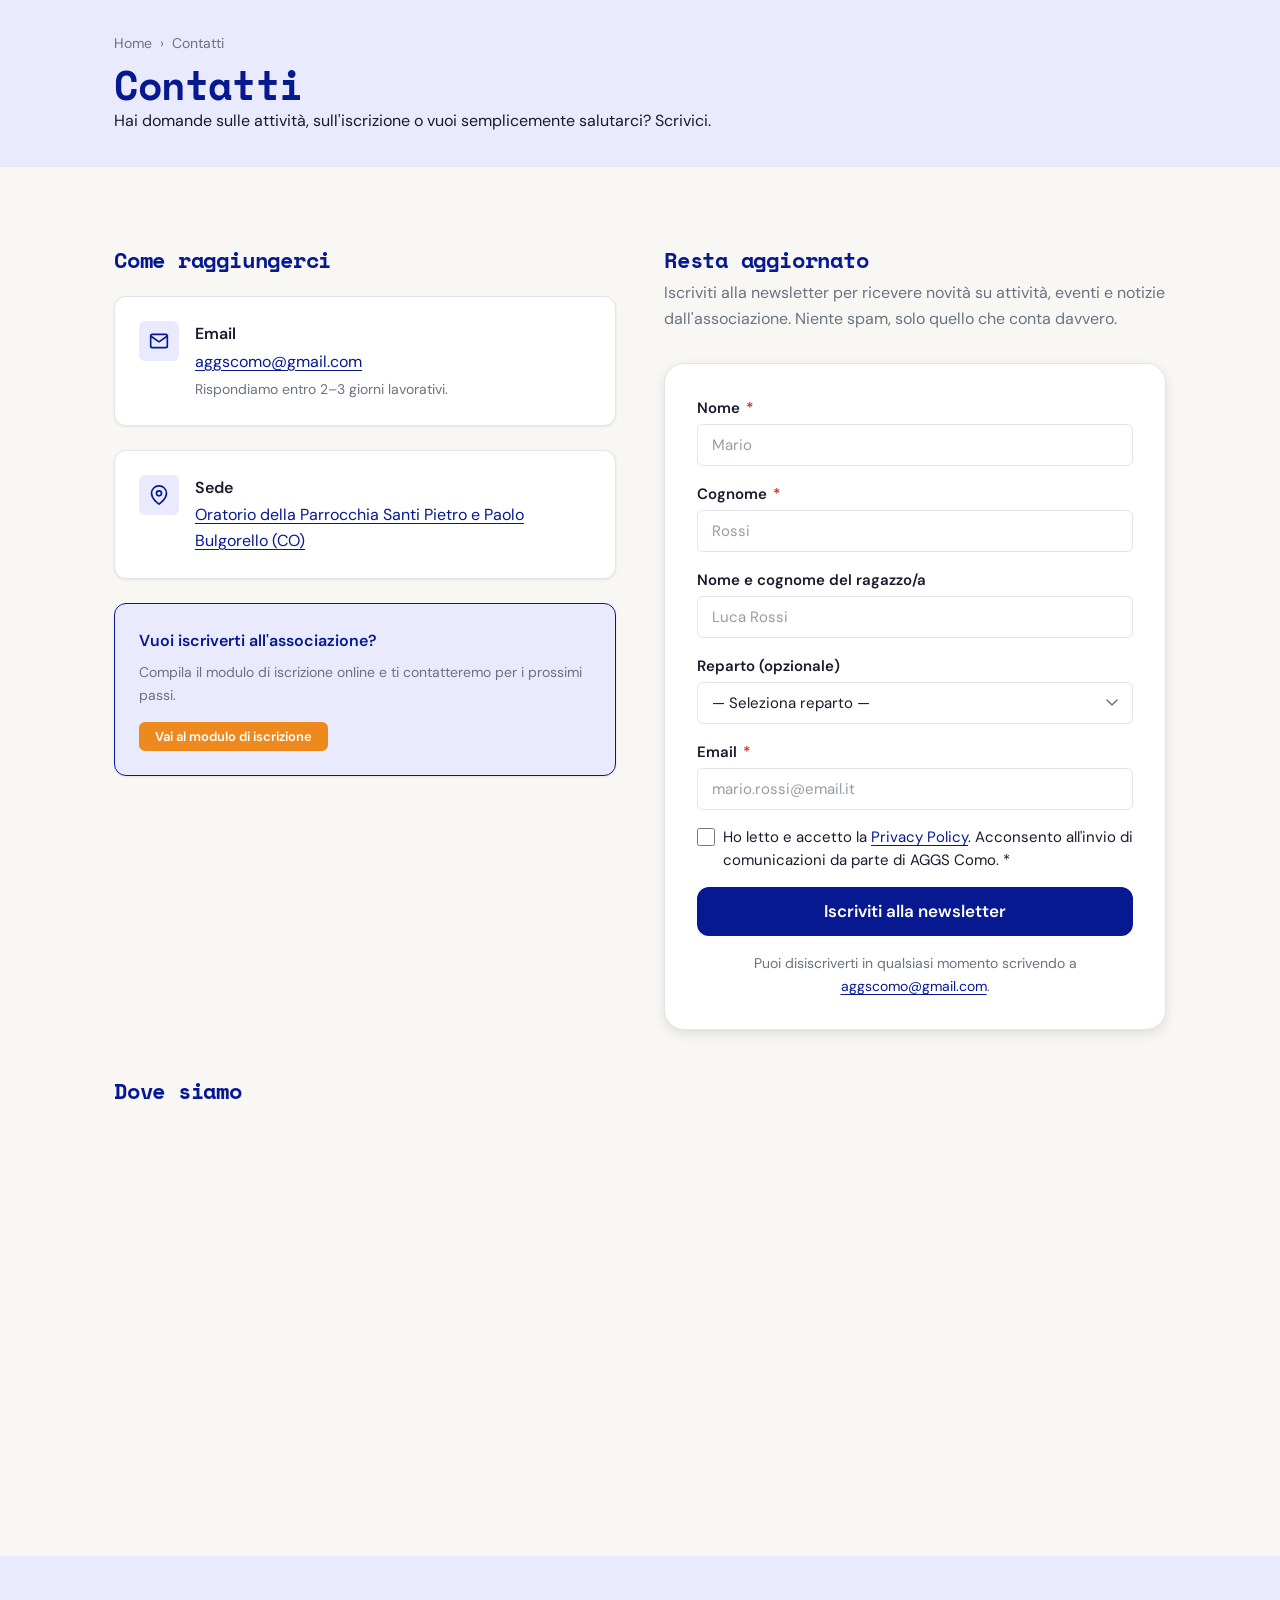
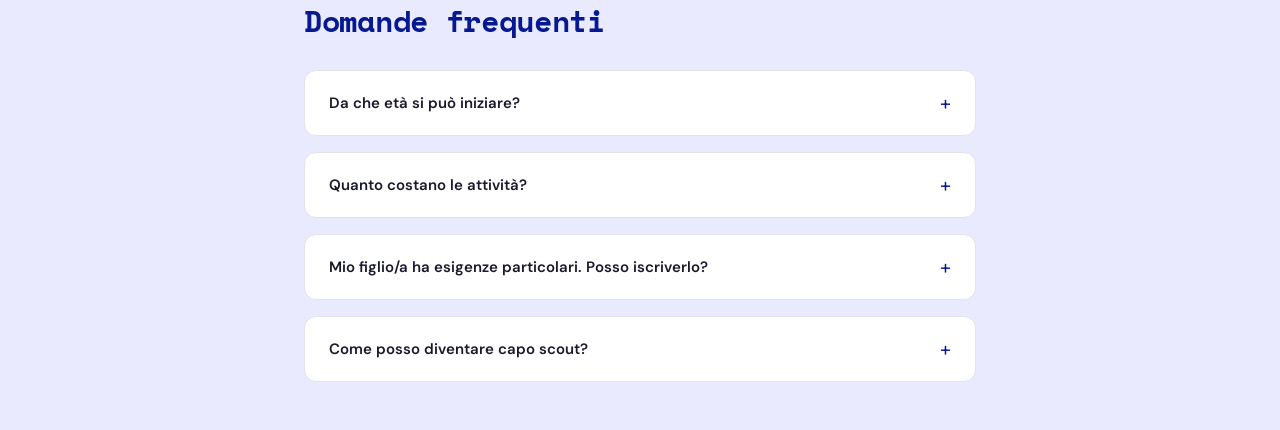
<file: contatti.html>
<!DOCTYPE html>
<html lang="it">
<head>
  <meta charset="UTF-8">
  <link rel="icon" href="assets/favicon.svg" type="image/svg+xml">
  <meta name="viewport" content="width=device-width, initial-scale=1.0">
  <title>Contatti — AGGS Como</title>
  <meta name="description" content="Contatta l'AGGS Como per informazioni sulle attività scout. Iscriviti alla newsletter per restare aggiornato.">

  <link rel="preconnect" href="https://fonts.googleapis.com">
  <link rel="preconnect" href="https://fonts.gstatic.com" crossorigin>
  <link rel="preconnect" href="https://esm.sh">

  <link rel="stylesheet" href="css/base.css">
  <link rel="stylesheet" href="css/components.css">
  <link rel="stylesheet" href="css/layout.css">
</head>
<body>

  <header id="site-header"></header>

  <main id="main-content">

    <!-- PAGE HEADER -->
    <div class="page-header">
      <div class="container">
        <nav class="breadcrumb" aria-label="Breadcrumb">
          <a href="index.html">Home</a>
          <span aria-hidden="true">›</span>
          <span aria-current="page">Contatti</span>
        </nav>
        <h1>Contatti</h1>
        <p>Hai domande sulle attività, sull'iscrizione o vuoi semplicemente salutarci? Scrivici.</p>
      </div>
    </div>

    <!-- CONTATTI + MAILING LIST -->
    <section class="section">
      <div class="container">
        <div class="contacts-layout">

          <!-- COLONNA SINISTRA: info di contatto -->
          <div>
            <h2 style="font-size:1.375rem;color:var(--color-primary);margin-bottom:var(--space-lg)">
              Come raggiungerci
            </h2>

            <div style="display:flex;flex-direction:column;gap:var(--space-lg)">

              <div class="card card-body">
                <div style="display:flex;gap:var(--space-md);align-items:flex-start">
                  <div class="contact-icon" aria-hidden="true">
                    <svg width="20" height="20" viewBox="0 0 24 24" fill="none"
                         stroke="currentColor" stroke-width="2" stroke-linecap="round" stroke-linejoin="round">
                      <path d="M4 4h16c1.1 0 2 .9 2 2v12c0 1.1-.9 2-2 2H4c-1.1 0-2-.9-2-2V6c0-1.1.9-2 2-2z"/>
                      <polyline points="22,6 12,13 2,6"/>
                    </svg>
                  </div>
                  <div>
                    <p style="font-weight:600;margin-bottom:2px">Email</p>
                    <a href="mailto:aggscomo@gmail.com" style="color:var(--color-primary)">
                      aggscomo@gmail.com
                    </a>
                    <p class="text-sm text-muted" style="margin-top:4px">
                      Rispondiamo entro 2–3 giorni lavorativi.
                    </p>
                  </div>
                </div>
              </div>

              <div class="card card-body">
                <div style="display:flex;gap:var(--space-md);align-items:flex-start">
                  <div class="contact-icon" aria-hidden="true">
                    <svg width="20" height="20" viewBox="0 0 24 24" fill="none"
                         stroke="currentColor" stroke-width="2" stroke-linecap="round" stroke-linejoin="round">
                      <path d="M21 10c0 7-9 13-9 13S3 17 3 10a9 9 0 0 1 18 0z"/>
                      <circle cx="12" cy="10" r="3"/>
                    </svg>
                  </div>
                  <div>
                    <p style="font-weight:600;margin-bottom:2px">Sede</p>
                    <a href="https://www.google.com/maps/dir/?api=1&destination=Via+Monte+Rosa+5,+22071+Bulgorello+CO"
                       target="_blank" rel="noopener"
                       style="color:var(--color-primary)">
                      Oratorio della Parrocchia Santi Pietro e Paolo<br>
                      Bulgorello (CO)
                    </a>
                  </div>
                </div>
              </div>

              

            </div>

            <!-- CTA iscrizione -->
            <div id="box-iscrizione-cta" class="card card-body" style="margin-top:var(--space-lg);background:var(--color-primary-light);border-color:var(--color-primary)">
              <p style="font-weight:600;color:var(--color-primary);margin-bottom:var(--space-sm)">
                Vuoi iscriverti all'associazione?
              </p>
              <p class="text-sm text-muted" style="margin-bottom:var(--space-md)">
                Compila il modulo di iscrizione online e ti contatteremo per i prossimi passi.
              </p>
              <a href="iscrizione.html" class="btn btn-accent btn-sm">
                Vai al modulo di iscrizione
              </a>
            </div>
          </div>

          <!-- COLONNA DESTRA: form mailing list -->
          <div>
            <h2 style="font-size:1.375rem;color:var(--color-primary);margin-bottom:var(--space-sm)">
              Resta aggiornato
            </h2>
            <p style="color:var(--color-text-muted);margin-bottom:var(--space-xl)">
              Iscriviti alla newsletter per ricevere novità su attività, eventi e notizie dall'associazione.
              Niente spam, solo quello che conta davvero.
            </p>

            <form id="form-mailing" class="form-page" novalidate>

              <!-- SUCCESSO -->
              <div id="form-success" class="alert alert-success hidden" role="alert">
                <span>
                  <strong>Iscrizione confermata!</strong>
                  Ti terremo aggiornato/a sulle novità dell'AGGS Como.
                </span>
              </div>

              <div id="form-fields">

                <div class="form-group">
                  <label class="form-label" for="nome">Nome <span class="required" aria-hidden="true">*</span></label>
                  <input type="text" id="nome" name="nome" class="form-control"
                         autocomplete="given-name" required placeholder="Mario">
                  <span class="form-error" id="err-nome">Inserisci il tuo nome.</span>
                </div>

                <div class="form-group">
                  <label class="form-label" for="cognome">Cognome <span class="required" aria-hidden="true">*</span></label>
                  <input type="text" id="cognome" name="cognome" class="form-control"
                         autocomplete="family-name" required placeholder="Rossi">
                  <span class="form-error" id="err-cognome">Inserisci il tuo cognome.</span>
                </div>

                <div class="form-group">
                  <label class="form-label" for="nome_ragazzo">Nome e cognome del ragazzo/a</label>
                  <input type="text" id="nome_ragazzo" name="nome_ragazzo" class="form-control"
                         placeholder="Luca Rossi">
                </div>

                <div class="form-group">
                  <label class="form-label" for="unita">Reparto (opzionale)</label>
                  <select id="unita" name="unita" class="form-control">
                    <option value="">— Seleziona reparto —</option>
                    <option value="coccinelle">Cerchio Coccinelle</option>
                    <option value="lupetti">Branco Lupetti</option>
                    <option value="guide">Reparto Guide</option>
                    <option value="scout">Reparto Scout</option>
                  </select>
                </div>

                <div class="form-group">
                  <label class="form-label" for="email">
                    Email <span class="required" aria-hidden="true">*</span>
                  </label>
                  <input type="email" id="email" name="email" class="form-control"
                         autocomplete="email" required placeholder="mario.rossi@email.it">
                  <span class="form-error" id="err-email">Inserisci un indirizzo email valido.</span>
                </div>

                <div class="form-group">
                  <label class="form-check">
                    <input type="checkbox" id="consenso_privacy" name="consenso_privacy" required>
                    <span class="form-check-label">
                      Ho letto e accetto la
                      <a href="assets/PRIVACY.pdf" target="_blank" rel="noopener">Privacy Policy</a>.
                      Acconsento all'invio di comunicazioni da parte di AGGS Como.
                      <span class="required" aria-hidden="true">*</span>
                    </span>
                  </label>
                  <span class="form-error" id="err-consenso_privacy">
                    Devi accettare la privacy policy per procedere.
                  </span>
                </div>

                <div id="form-error-generale" class="alert alert-error hidden" role="alert"></div>

                <button type="submit" class="btn btn-primary btn-lg btn-full" id="btn-submit">
                  Iscriviti alla newsletter
                </button>

                <p class="text-sm text-muted" style="margin-top:var(--space-md);text-align:center">
                  Puoi disiscriverti in qualsiasi momento scrivendo a
                  <a href="mailto:aggscomo@gmail.com">aggscomo@gmail.com</a>.
                </p>

              </div>
            </form>
          </div>

        </div>
      </div>
    </section>

    <!-- MAPPA -->
    <section class="section" style="padding-top:0">
      <div class="container">
        <h2 style="font-size:1.375rem;color:var(--color-primary);margin-bottom:var(--space-lg)">
          Dove siamo
        </h2>
        <iframe
          src="https://maps.google.com/maps?q=Via+Monte+Rosa+5,+22071+Bulgorello+CO&output=embed&hl=it&z=16"
          width="100%"
          height="380"
          style="border:0;border-radius:12px;display:block"
          allowfullscreen
          loading="lazy"
          title="Sede AGGS Como — Via Monte Rosa 5, Bulgorello (CO)"
          referrerpolicy="no-referrer-when-downgrade">
        </iframe>
      </div>
    </section>

    <!-- DOMANDE FREQUENTI -->
    <section class="section section-alt" aria-labelledby="section-faq">
      <div class="container-sm">
        <h2 class="section-title" id="section-faq" style="margin-bottom:var(--space-xl)">
          Domande frequenti
        </h2>

        <div style="display:flex;flex-direction:column;gap:var(--space-md)">

          <details class="faq-item">
            <summary>Da che età si può iniziare?</summary>
            <p>I Lupetti e le Coccinelle accolgono bambini a partire dagli 8 anni. Se tuo figlio/a ha meno di 8 anni, puoi comunque contattarci.</p>
          </details>

          <details class="faq-item">
            <summary>Quanto costano le attività?</summary>
            <p>La quota associativa annuale copre la maggior parte delle attività ordinarie. Alcune uscite o campi multi-giorno prevedono una quota aggiuntiva, sempre indicata nella pagina del calendario. Le informazioni dettagliate sui costi vengono comunicate al momento dell'iscrizione.</p>
          </details>

          <details class="faq-item">
            <summary>Mio figlio/a ha esigenze particolari. Posso iscriverlo?</summary>
            <p>L'associazione si impegna a essere inclusiva. Contattaci prima dell'iscrizione per raccontarci la situazione: troveremo insieme la soluzione più adatta.</p>
          </details>

          <details class="faq-item">
            <summary>Come posso diventare capo scout?</summary>
            <p>Se sei maggiorenne e desideri diventare capo volontario, scrivici a <a href="mailto:aggscomo@gmail.com">aggscomo@gmail.com</a>.</p>
          </details>

        </div>
      </div>
    </section>

  </main>

  <footer id="site-footer"></footer>

  <script type="module" src="js/components.js"></script>
  <script type="module" src="js/contatti.js"></script>
</body>
</html>
</file>
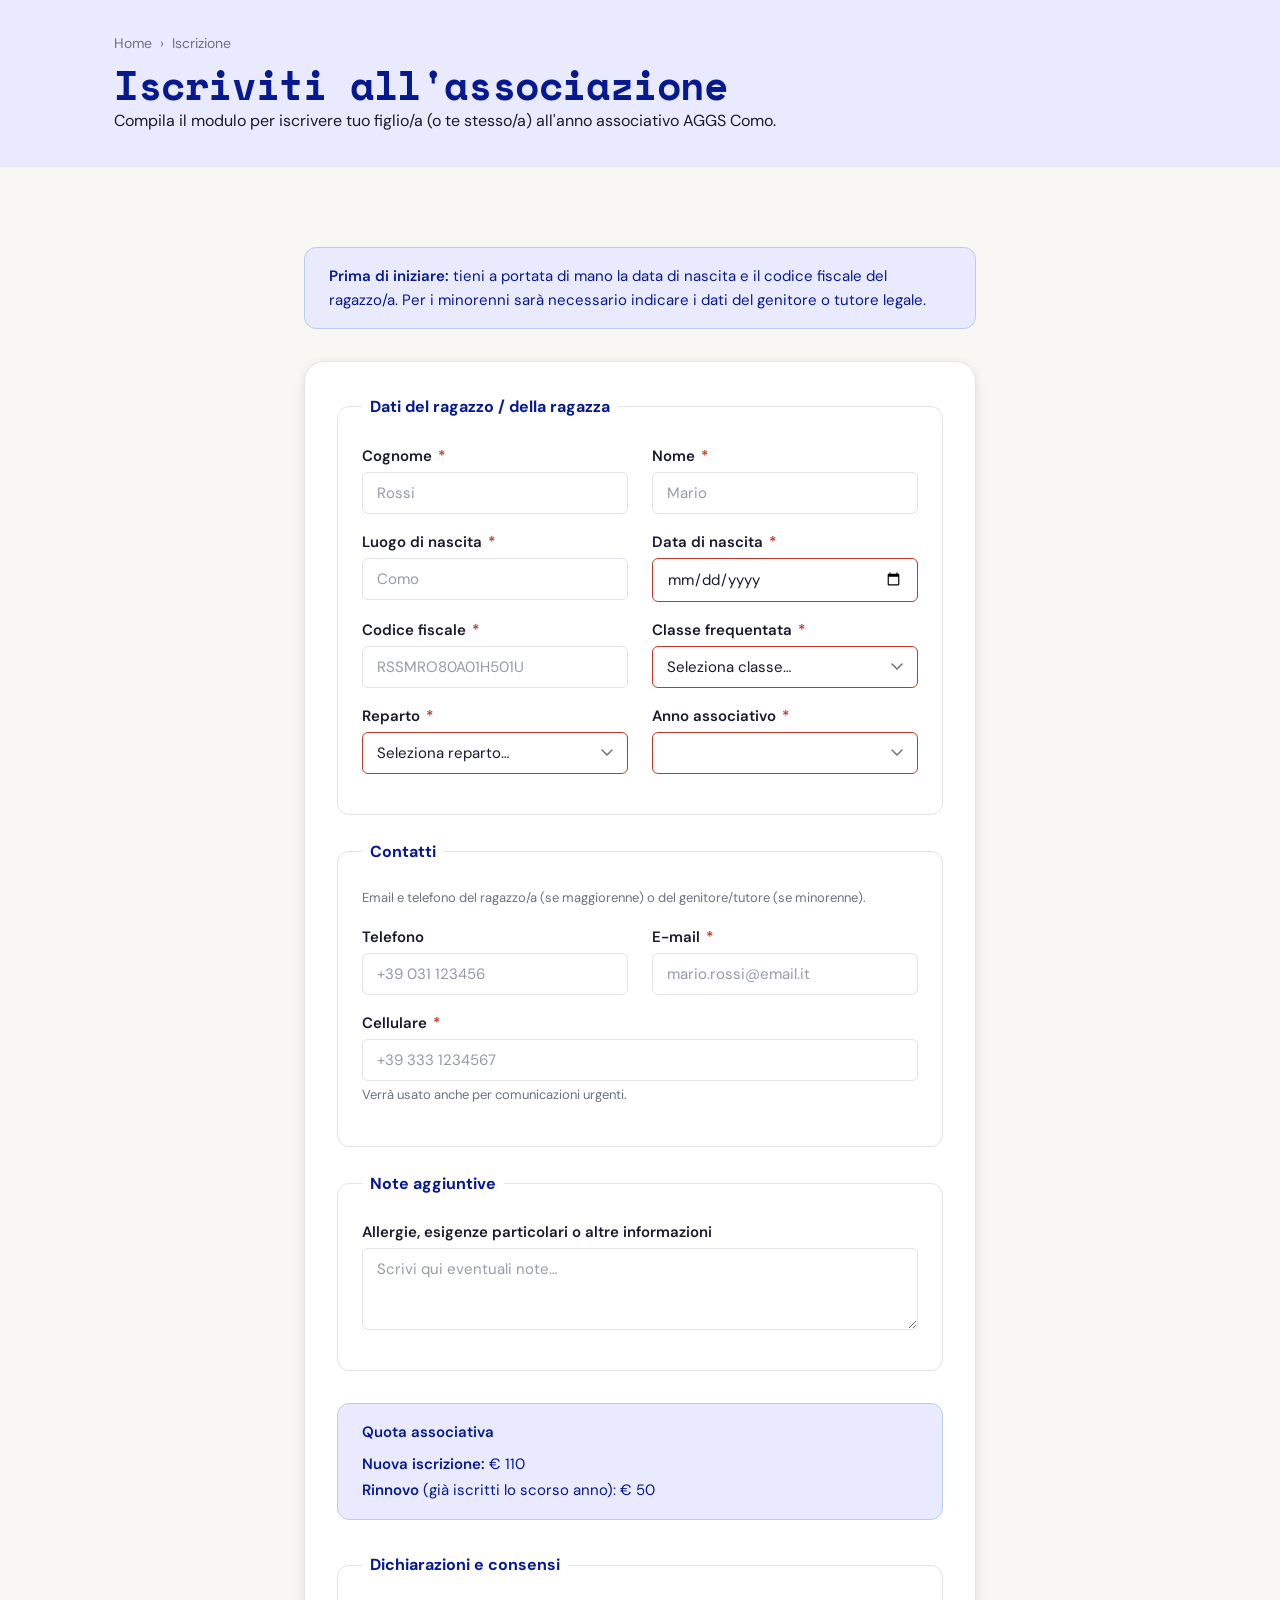
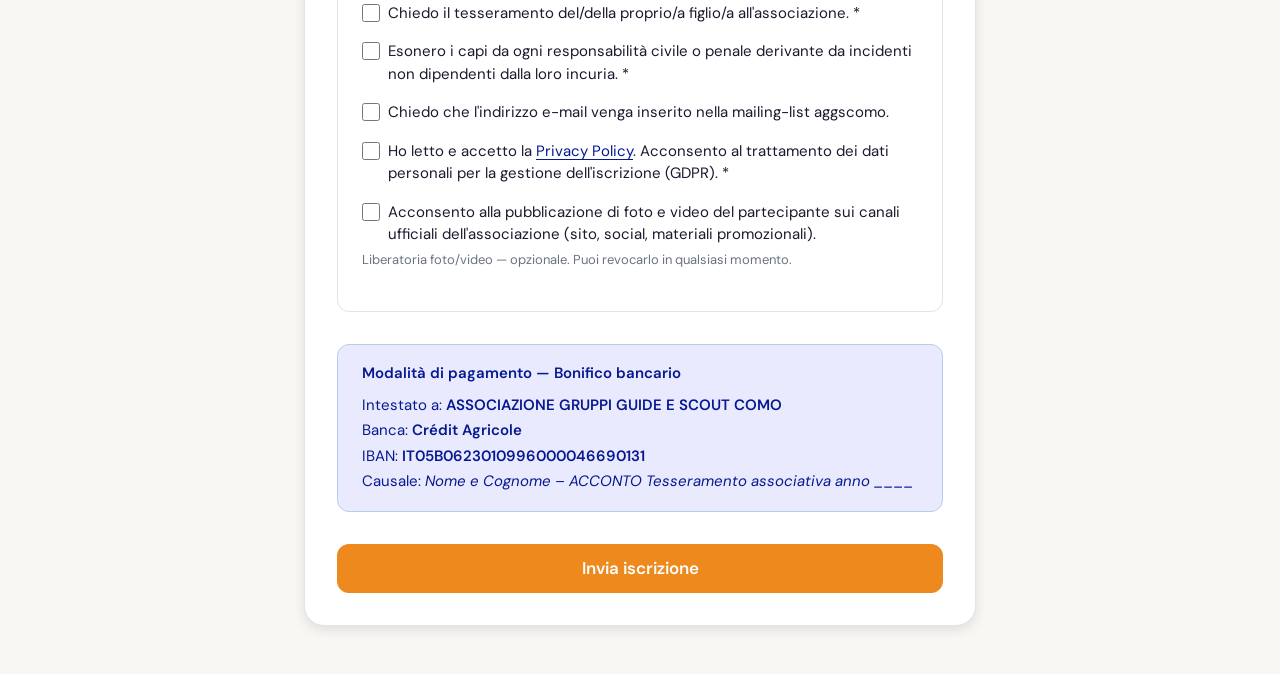
<file: iscrizione.html>
<!DOCTYPE html>
<html lang="it">
<head>
  <meta charset="UTF-8">
  <link rel="icon" href="assets/favicon.svg" type="image/svg+xml">
  <meta name="viewport" content="width=device-width, initial-scale=1.0">
  <title>Iscrizione — AGGS Como</title>
  <meta name="description" content="Iscriviti all'AGGS Como per l'anno associativo. Compila il modulo online per lupetti, coccinelle, scout e guide.">

  <link rel="preconnect" href="https://fonts.googleapis.com">
  <link rel="preconnect" href="https://fonts.gstatic.com" crossorigin>
  <link rel="preconnect" href="https://esm.sh">

  <link rel="stylesheet" href="css/base.css">
  <link rel="stylesheet" href="css/components.css">
  <link rel="stylesheet" href="css/layout.css">
</head>
<body>

  <header id="site-header"></header>

  <main id="main-content">

    <!-- PAGE HEADER -->
    <div class="page-header">
      <div class="container">
        <nav class="breadcrumb" aria-label="Breadcrumb">
          <a href="index.html">Home</a>
          <span aria-hidden="true">›</span>
          <span aria-current="page">Iscrizione</span>
        </nav>
        <h1>Iscriviti all'associazione</h1>
        <p>Compila il modulo per iscrivere tuo figlio/a (o te stesso/a) all'anno associativo AGGS Como.</p>
      </div>
    </div>

    <section class="section">
      <div class="container-sm">

        <!-- INFO BOX -->
        <div class="alert alert-info" style="margin-bottom:var(--space-xl)">
          <span>
            <strong>Prima di iniziare:</strong> tieni a portata di mano la data di nascita
            e il codice fiscale del ragazzo/a. Per i minorenni sarà necessario indicare
            i dati del genitore o tutore legale.
          </span>
        </div>

        <!-- FORM -->
        <form id="form-iscrizione" class="form-page" novalidate>

          <!-- SUCCESSO -->
          <div id="form-success" class="alert alert-success hidden" role="alert">
            <span>
              <strong>Iscrizione inviata!</strong>
              Riceverai una email di conferma a breve. Bentornati nella famiglia scout!
            </span>
          </div>

          <div id="form-fields">

            <!-- DATI DEL RAGAZZO/A -->
            <fieldset class="form-section">
              <legend>Dati del ragazzo / della ragazza</legend>

              <div class="form-grid-2">
                <div class="form-group">
                  <label class="form-label" for="cognome">
                    Cognome <span class="required" aria-hidden="true">*</span>
                  </label>
                  <input type="text" id="cognome" name="cognome" class="form-control"
                         autocomplete="family-name" required placeholder="Rossi">
                  <span class="form-error" id="err-cognome">Inserisci il cognome.</span>
                </div>
                <div class="form-group">
                  <label class="form-label" for="nome">
                    Nome <span class="required" aria-hidden="true">*</span>
                  </label>
                  <input type="text" id="nome" name="nome" class="form-control"
                         autocomplete="given-name" required placeholder="Mario">
                  <span class="form-error" id="err-nome">Inserisci il nome.</span>
                </div>
              </div>

              <div class="form-grid-2">
                <div class="form-group">
                  <label class="form-label" for="luogo_nascita">
                    Luogo di nascita <span class="required" aria-hidden="true">*</span>
                  </label>
                  <input type="text" id="luogo_nascita" name="luogo_nascita" class="form-control"
                         required placeholder="Como">
                  <span class="form-error" id="err-luogo_nascita">Inserisci il luogo di nascita.</span>
                </div>
                <div class="form-group">
                  <label class="form-label" for="data_nascita">
                    Data di nascita <span class="required" aria-hidden="true">*</span>
                  </label>
                  <input type="date" id="data_nascita" name="data_nascita" class="form-control"
                         required autocomplete="bday">
                  <span class="form-error" id="err-data_nascita">Inserisci la data di nascita.</span>
                </div>
              </div>

              <div class="form-grid-2">
                <div class="form-group">
                  <label class="form-label" for="codice_fiscale">
                    Codice fiscale <span class="required" aria-hidden="true">*</span>
                  </label>
                  <input type="text" id="codice_fiscale" name="codice_fiscale" class="form-control"
                         autocomplete="off" placeholder="RSSMRO80A01H501U"
                         maxlength="16" style="text-transform:uppercase" required>
                  <span class="form-error" id="err-codice_fiscale">Inserisci il codice fiscale.</span>
                </div>
                <div class="form-group">
                  <label class="form-label" for="classe_frequentata">
                    Classe frequentata <span class="required" aria-hidden="true">*</span>
                  </label>
                  <select id="classe_frequentata" name="classe_frequentata" class="form-control" required>
                    <option value="">Seleziona classe…</option>
                    <option value="3ª elementare">3ª elementare</option>
                    <option value="4ª elementare">4ª elementare</option>
                    <option value="5ª elementare">5ª elementare</option>
                    <option value="1ª media">1ª media</option>
                    <option value="2ª media">2ª media</option>
                    <option value="3ª media">3ª media</option>
                    <option value="1ª superiore">1ª superiore</option>
                  </select>
                  <span class="form-error" id="err-classe_frequentata">Seleziona la classe frequentata.</span>
                </div>
              </div>

              <div class="form-grid-2">
                <div class="form-group">
                  <label class="form-label" for="unita">
                    Reparto <span class="required" aria-hidden="true">*</span>
                  </label>
                  <select id="unita" name="unita" class="form-control" required>
                    <option value="">Seleziona reparto…</option>
                    <option value="coccinelle">Cerchio coccinelle</option>
                    <option value="lupetti">Branco lupetti</option>
                    <option value="guide">Reparto guide</option>
                    <option value="scout">Reparto scout</option>
                  </select>
                  <span class="form-error" id="err-unita">Seleziona il reparto di appartenenza.</span>
                </div>
                <div class="form-group">
                  <label class="form-label" for="anno_associativo">
                    Anno associativo <span class="required" aria-hidden="true">*</span>
                  </label>
                  <select id="anno_associativo" name="anno_associativo" class="form-control" required>
                    <!-- popolato da JS -->
                  </select>
                </div>
              </div>
            </fieldset>

            <!-- DATI GENITORE (solo minorenni) -->
            <fieldset class="form-section hidden" id="sezione-genitore" aria-hidden="true">
              <legend>Il sottoscritto — Genitore / tutore legale</legend>
              <p class="form-hint" style="margin-bottom:var(--space-md)">
                Il partecipante è minorenne: compila i dati del genitore o tutore legale.
              </p>

              <div class="form-grid-2">
                <div class="form-group">
                  <label class="form-label" for="nome_genitore">
                    Nome <span class="required" aria-hidden="true">*</span>
                  </label>
                  <input type="text" id="nome_genitore" name="nome_genitore"
                         class="form-control" autocomplete="given-name" placeholder="Anna">
                  <span class="form-error" id="err-nome_genitore">Inserisci il nome del genitore.</span>
                </div>
                <div class="form-group">
                  <label class="form-label" for="cognome_genitore">
                    Cognome <span class="required" aria-hidden="true">*</span>
                  </label>
                  <input type="text" id="cognome_genitore" name="cognome_genitore"
                         class="form-control" autocomplete="family-name" placeholder="Rossi">
                  <span class="form-error" id="err-cognome_genitore">Inserisci il cognome del genitore.</span>
                </div>
              </div>

              <div class="form-group">
                <label class="form-label" for="codice_fiscale_genitore">
                  Codice fiscale del genitore <span class="required" aria-hidden="true">*</span>
                </label>
                <input type="text" id="codice_fiscale_genitore" name="codice_fiscale_genitore"
                       class="form-control" autocomplete="off" placeholder="RSSMRA80A01H501U"
                       maxlength="16" style="text-transform:uppercase">
                <span class="form-error" id="err-codice_fiscale_genitore">Inserisci il codice fiscale del genitore.</span>
              </div>

              <div class="form-grid-2">
                <div class="form-group">
                  <label class="form-label" for="indirizzo_citta">
                    Residente a (città) <span class="required" aria-hidden="true">*</span>
                  </label>
                  <input type="text" id="indirizzo_citta" name="indirizzo_citta"
                         class="form-control" autocomplete="address-level2" placeholder="Como">
                  <span class="form-error" id="err-indirizzo_citta">Inserisci la città di residenza.</span>
                </div>
                <div class="form-group">
                  <label class="form-label" for="indirizzo_cap">
                    CAP <span class="required" aria-hidden="true">*</span>
                  </label>
                  <input type="text" id="indirizzo_cap" name="indirizzo_cap"
                         class="form-control" autocomplete="postal-code"
                         placeholder="22100" maxlength="5">
                  <span class="form-error" id="err-indirizzo_cap">Inserisci il CAP.</span>
                </div>
              </div>

              <div class="form-group">
                <label class="form-label" for="indirizzo_via">
                  Via / Piazza e n. civico <span class="required" aria-hidden="true">*</span>
                </label>
                <input type="text" id="indirizzo_via" name="indirizzo_via"
                       class="form-control" autocomplete="street-address" placeholder="Via Roma 1">
                <span class="form-error" id="err-indirizzo_via">Inserisci l'indirizzo.</span>
              </div>
            </fieldset>

            <!-- CONTATTI -->
            <fieldset class="form-section" id="sezione-contatti">
              <legend>Contatti</legend>
              <p class="form-hint" id="hint-contatti" style="margin-bottom:var(--space-md)">
                Email e telefono del ragazzo/a (se maggiorenne) o del genitore/tutore (se minorenne).
              </p>

              <div class="form-grid-2">
                <div class="form-group">
                  <label class="form-label" for="telefono">
                    <span id="label-telefono">Telefono</span>
                  </label>
                  <input type="tel" id="telefono" name="telefono" class="form-control"
                         autocomplete="tel" placeholder="+39 031 123456">
                </div>
                <div class="form-group">
                  <label class="form-label" for="email">
                    E-mail <span class="required" aria-hidden="true">*</span>
                  </label>
                  <input type="email" id="email" name="email" class="form-control"
                         autocomplete="email" required placeholder="mario.rossi@email.it">
                  <span class="form-error" id="err-email">Inserisci un indirizzo email valido.</span>
                </div>
              </div>

              <div class="form-group">
                <label class="form-label" for="telefono_emergenza">
                  <span id="label-cellulare">Cellulare</span> <span class="required" aria-hidden="true">*</span>
                </label>
                <input type="tel" id="telefono_emergenza" name="telefono_emergenza"
                       class="form-control" autocomplete="tel" placeholder="+39 333 1234567" required>
                <span class="form-error" id="err-telefono_emergenza">Inserisci il numero di cellulare.</span>
                <span class="form-hint">Verrà usato anche per comunicazioni urgenti.</span>
              </div>
            </fieldset>

            <!-- NOTE -->
            <fieldset class="form-section">
              <legend>Note aggiuntive</legend>
              <div class="form-group">
                <label class="form-label" for="note">
                  Allergie, esigenze particolari o altre informazioni
                </label>
                <textarea id="note" name="note" class="form-control" rows="3"
                          placeholder="Scrivi qui eventuali note…"></textarea>
              </div>
            </fieldset>

            <!-- QUOTA ASSOCIATIVA -->
            <div class="alert alert-info" style="margin-top:var(--space-xl)">
              <div>
                <strong>Quota associativa</strong>
                <p style="margin-top:var(--space-sm);margin-bottom:0;line-height:1.7">
                  <strong>Nuova iscrizione:</strong> € 110<br>
                  <strong>Rinnovo</strong> (già iscritti lo scorso anno): € 50
                </p>
              </div>
            </div>

            <!-- DICHIARAZIONI E CONSENSI -->
            <fieldset class="form-section" style="margin-top:var(--space-xl)">
              <legend>Dichiarazioni e consensi</legend>

              <div class="form-group">
                <label class="form-check">
                  <input type="checkbox" id="dichiarazione_tesseramento" required>
                  <span class="form-check-label" id="label-tesseramento">
                    Chiedo il tesseramento del/della proprio/a figlio/a all'associazione.
                    <span class="required" aria-hidden="true">*</span>
                  </span>
                </label>
                <span class="form-error" id="err-dichiarazione_tesseramento">
                  Questa dichiarazione è obbligatoria.
                </span>
              </div>

              <div class="form-group" style="margin-top:var(--space-md)">
                <label class="form-check">
                  <input type="checkbox" id="dichiarazione_esonero" required>
                  <span class="form-check-label">
                    Esonero i capi da ogni responsabilità civile o penale derivante da incidenti
                    non dipendenti dalla loro incuria.
                    <span class="required" aria-hidden="true">*</span>
                  </span>
                </label>
                <span class="form-error" id="err-dichiarazione_esonero">
                  Questa dichiarazione è obbligatoria.
                </span>
              </div>

              <div class="form-group" style="margin-top:var(--space-md)">
                <label class="form-check">
                  <input type="checkbox" id="iscrizione_mailing_list">
                  <span class="form-check-label">
                    Chiedo che l'indirizzo e-mail venga inserito nella mailing-list aggscomo.
                  </span>
                </label>
              </div>

              <div class="form-group" style="margin-top:var(--space-md)">
                <label class="form-check">
                  <input type="checkbox" id="consenso_privacy" name="consenso_privacy" required>
                  <span class="form-check-label">
                    Ho letto e accetto la
                    <a href="assets/PRIVACY.pdf" target="_blank" rel="noopener">Privacy Policy</a>.
                    Acconsento al trattamento dei dati personali per la gestione dell'iscrizione (GDPR).
                    <span class="required" aria-hidden="true">*</span>
                  </span>
                </label>
                <span class="form-error" id="err-consenso_privacy">
                  Devi accettare la privacy policy per procedere.
                </span>
              </div>

              <div class="form-group" style="margin-top:var(--space-md)">
                <label class="form-check">
                  <input type="checkbox" id="consenso_foto" name="consenso_foto">
                  <span class="form-check-label">
                    Acconsento alla pubblicazione di foto e video del partecipante
                    sui canali ufficiali dell'associazione (sito, social, materiali promozionali).
                  </span>
                </label>
                <span class="form-hint">Liberatoria foto/video — opzionale. Puoi revocarlo in qualsiasi momento.</span>
              </div>
            </fieldset>

            <!-- BOX PAGAMENTO -->
            <div class="alert alert-info" style="margin-top:var(--space-xl)">
              <div>
                <strong>Modalità di pagamento — Bonifico bancario</strong>
                <p style="margin-top:var(--space-sm);margin-bottom:0;line-height:1.7">
                  Intestato a: <strong>ASSOCIAZIONE GRUPPI GUIDE E SCOUT COMO</strong><br>
                  Banca: <strong>Crédit Agricole</strong><br>
                  IBAN: <strong>IT05B0623010996000046690131</strong><br>
                  Causale: <em id="causale-preview">Nome e Cognome – ACCONTO Tesseramento associativa anno ____</em>
                </p>
              </div>
            </div>

            <!-- ERRORE GENERALE -->
            <div id="form-error-generale" class="alert alert-error hidden" role="alert"></div>

            <button type="submit" class="btn btn-accent btn-lg btn-full" id="btn-submit"
                    style="margin-top:var(--space-xl)">
              Invia iscrizione
            </button>

          </div><!-- /form-fields -->
        </form>

      </div>
    </section>

  </main>

  <footer id="site-footer"></footer>

  <script type="module" src="js/components.js"></script>
  <script type="module" src="js/iscrizione.js"></script>
</body>
</html>
</file>
<file: css/base.css>
@import url('https://fonts.googleapis.com/css2?family=Space+Mono:ital,wght@0,400;0,700;1,400;1,700&family=DM+Sans:ital,opsz,wght@0,9..40,300;0,9..40,400;0,9..40,500;0,9..40,600;0,9..40,700;1,9..40,400&family=IBM+Plex+Serif:ital,wght@0,300;0,400;0,500;1,400&display=swap');

/* ============================================================
   VARIABILI
   ============================================================ */

:root {
  --color-primary:       #061991;
  --color-primary-dark:  #04116a;
  --color-primary-light: #eaeafe;
  --color-accent:        #EE891D;
  --color-accent-dark:   #c97012;
  --color-bg:            #f9f7f4;
  --color-surface:       #ffffff;
  --color-text:          #1a1a2e;
  --color-text-muted:    #6b7280;
  --color-border:        #e2e4e9;
  --color-success:       #2d7a47;
  --color-success-bg:    #eaf4ee;
  --color-error:         #c0392b;
  --color-error-bg:      #fdf0ee;

  --font-heading: 'Space Mono', monospace;
  --font-body:    'DM Sans', sans-serif;
  --font-serif:   'IBM Plex Serif', serif;

  --space-xs:  0.25rem;
  --space-sm:  0.5rem;
  --space-md:  1rem;
  --space-lg:  1.5rem;
  --space-xl:  2rem;
  --space-2xl: 3rem;

  --radius-sm: 6px;
  --radius-md: 12px;
  --radius-lg: 20px;

  --shadow-sm: 0 1px 3px rgba(0,0,0,0.08);
  --shadow-md: 0 4px 12px rgba(0,0,0,0.10);
  --shadow-lg: 0 8px 24px rgba(0,0,0,0.12);

  --transition: 0.2s ease;
}

/* ============================================================
   RESET
   ============================================================ */

*, *::before, *::after {
  box-sizing: border-box;
  margin: 0;
  padding: 0;
}

html {
  font-size: 16px;
  scroll-behavior: smooth;
  -webkit-text-size-adjust: 100%;
}

body {
  font-family: var(--font-body);
  font-size: 1rem;
  line-height: 1.6;
  color: var(--color-text);
  background-color: var(--color-bg);
  min-height: 100vh;
}

img, svg {
  display: block;
  max-width: 100%;
}

a {
  color: var(--color-primary);
  text-decoration: underline;
  text-underline-offset: 3px;
}

a:hover {
  color: var(--color-primary-dark);
}

ul, ol {
  list-style: none;
}

button, input, select, textarea {
  font-family: inherit;
  font-size: inherit;
}

button {
  cursor: pointer;
  border: none;
  background: none;
}

/* ============================================================
   TIPOGRAFIA
   ============================================================ */

h1, h2, h3, h4, h5, h6 {
  font-family: var(--font-heading);
  font-weight: 700;
  line-height: 1.15;
  letter-spacing: -0.01em;
  color: var(--color-text);
}

h1 { font-size: clamp(1.75rem, 4vw, 2.5rem); }
h2 { font-size: clamp(1.375rem, 3vw, 1.875rem); }
h3 { font-size: clamp(1.125rem, 2.5vw, 1.375rem); }
h4 { font-size: 1.125rem; }
h5 { font-size: 1rem; }
h6 { font-size: 0.875rem; }

p {
  max-width: 68ch;
}

strong { font-weight: 600; }
em     { font-style: italic; }

small {
  font-size: 0.8125rem;
  color: var(--color-text-muted);
}

/* ============================================================
   UTILITY — SPAZIATURA
   ============================================================ */

.mt-xs  { margin-top: var(--space-xs); }
.mt-sm  { margin-top: var(--space-sm); }
.mt-md  { margin-top: var(--space-md); }
.mt-lg  { margin-top: var(--space-lg); }
.mt-xl  { margin-top: var(--space-xl); }
.mt-2xl { margin-top: var(--space-2xl); }

.mb-xs  { margin-bottom: var(--space-xs); }
.mb-sm  { margin-bottom: var(--space-sm); }
.mb-md  { margin-bottom: var(--space-md); }
.mb-lg  { margin-bottom: var(--space-lg); }
.mb-xl  { margin-bottom: var(--space-xl); }
.mb-2xl { margin-bottom: var(--space-2xl); }

/* ============================================================
   UTILITY — TESTO
   ============================================================ */

.text-center  { text-align: center; }
.text-right   { text-align: right; }
.text-muted   { color: var(--color-text-muted); }
.text-primary { color: var(--color-primary); }
.text-accent  { color: var(--color-accent); }
.text-success { color: var(--color-success); }
.text-error   { color: var(--color-error); }
.text-white   { color: #ffffff; }
.text-sm      { font-size: 0.875rem; }
.text-xs      { font-size: 0.8125rem; }
.font-medium  { font-weight: 500; }
.font-semibold{ font-weight: 600; }
.font-bold    { font-weight: 700; }

/* ============================================================
   UTILITY — LAYOUT
   ============================================================ */

.flex         { display: flex; }
.flex-col     { flex-direction: column; }
.items-center { align-items: center; }
.justify-center { justify-content: center; }
.justify-between { justify-content: space-between; }
.gap-sm       { gap: var(--space-sm); }
.gap-md       { gap: var(--space-md); }
.gap-lg       { gap: var(--space-lg); }
.flex-wrap    { flex-wrap: wrap; }
.flex-1       { flex: 1; }

.hidden       { display: none !important; }
.sr-only {
  position: absolute;
  width: 1px;
  height: 1px;
  padding: 0;
  margin: -1px;
  overflow: hidden;
  clip: rect(0,0,0,0);
  white-space: nowrap;
  border: 0;
}

/* ============================================================
   UTILITY — ACCESSIBILITÀ
   ============================================================ */

:focus-visible {
  outline: 3px solid var(--color-accent);
  outline-offset: 3px;
  border-radius: var(--radius-sm);
}

.skip-link {
  position: absolute;
  top: -100%;
  left: var(--space-sm);
  z-index: 9999;
  background: var(--color-primary);
  color: #fff;
  padding: var(--space-sm) var(--space-md);
  border-radius: 0 0 var(--radius-sm) var(--radius-sm);
  font-weight: 600;
  font-size: 0.875rem;
  text-decoration: none;
  transition: top 0.15s ease;
}
.skip-link:focus {
  top: 0;
}

/* ============================================================
   UTILITY — SFONDO E SUPERFICI
   ============================================================ */

.bg-primary-light { background-color: var(--color-primary-light); }
.bg-surface       { background-color: var(--color-surface); }
.rounded-md       { border-radius: var(--radius-md); }
.rounded-lg       { border-radius: var(--radius-lg); }
.shadow-sm        { box-shadow: var(--shadow-sm); }
.shadow-md        { box-shadow: var(--shadow-md); }
</file>
<file: css/components.css>
/* ============================================================
   BOTTONI
   ============================================================ */

.btn {
  display: inline-flex;
  align-items: center;
  justify-content: center;
  gap: var(--space-sm);
  padding: 0.625rem 1.25rem;
  font-family: var(--font-body);
  font-size: 0.9375rem;
  font-weight: 600;
  line-height: 1;
  text-decoration: none;
  border-radius: var(--radius-md);
  border: 2px solid transparent;
  transition: background-color var(--transition), color var(--transition),
              border-color var(--transition), box-shadow var(--transition);
  white-space: nowrap;
  user-select: none;
}

.btn:disabled,
.btn[aria-disabled="true"] {
  opacity: 0.5;
  cursor: not-allowed;
  pointer-events: none;
}

/* Primario */
.btn-primary {
  background-color: var(--color-primary);
  color: #ffffff;
  border-color: var(--color-primary);
}
.btn-primary:hover {
  background-color: var(--color-primary-dark);
  border-color: var(--color-primary-dark);
  color: #ffffff;
  box-shadow: var(--shadow-md);
}

/* Accento */
.btn-accent {
  background-color: var(--color-accent);
  color: #ffffff;
  border-color: var(--color-accent);
}
.btn-accent:hover {
  background-color: var(--color-accent-dark);
  border-color: var(--color-accent-dark);
  color: #ffffff;
  box-shadow: var(--shadow-md);
}

/* Outline */
.btn-outline {
  background-color: transparent;
  color: var(--color-primary);
  border-color: var(--color-primary);
}
.btn-outline:hover {
  background-color: var(--color-primary-light);
}

/* Outline bianco (su sfondi scuri) */
.btn-outline-white {
  background-color: transparent;
  color: #ffffff;
  border-color: rgba(255,255,255,0.6);
}
.btn-outline-white:hover {
  background-color: rgba(255,255,255,0.15);
  color: #ffffff;
  border-color: rgba(255,255,255,0.85);
}

/* Ghost */
.btn-ghost {
  background-color: transparent;
  color: var(--color-text-muted);
  border-color: transparent;
}
.btn-ghost:hover {
  background-color: var(--color-primary-light);
  color: var(--color-primary);
}

/* Danger */
.btn-danger {
  background-color: var(--color-error);
  color: #ffffff;
  border-color: var(--color-error);
}
.btn-danger:hover {
  background-color: #a93226;
  border-color: #a93226;
  color: #ffffff;
}

/* Dimensioni */
.btn-sm {
  padding: 0.375rem 0.875rem;
  font-size: 0.8125rem;
  border-radius: var(--radius-sm);
}
.btn-lg {
  padding: 0.875rem 1.75rem;
  font-size: 1.0625rem;
}
.btn-full {
  width: 100%;
}

/* ============================================================
   CARD
   ============================================================ */

.card {
  background-color: var(--color-surface);
  border-radius: var(--radius-md);
  box-shadow: var(--shadow-sm);
  border: 1px solid var(--color-border);
  overflow: hidden;
}

.card-body {
  padding: var(--space-lg);
}

.card-body p { max-width: none; }

.card-header {
  padding: var(--space-lg);
  border-bottom: 1px solid var(--color-border);
}

.card-footer {
  padding: var(--space-md) var(--space-lg);
  border-top: 1px solid var(--color-border);
  background-color: var(--color-bg);
}

.card-img {
  width: 100%;
  aspect-ratio: 16 / 9;
  object-fit: cover;
}

/* Card attività */
.card-attivita {
  transition: box-shadow var(--transition), transform var(--transition);
}
.card-attivita:hover {
  box-shadow: var(--shadow-md);
  transform: translateY(-2px);
}

/* Card unità (Chi siamo — homepage) */
.card-unit {
  display: grid;
  grid-template-columns: auto 1fr;
  overflow: hidden;
}
.card-unit-accent {
  width: 6px;
}

/* ============================================================
   BADGE
   ============================================================ */

.badge {
  display: inline-flex;
  align-items: center;
  padding: 0.2rem 0.625rem;
  font-size: 0.75rem;
  font-weight: 600;
  border-radius: 99px;
  line-height: 1.4;
  white-space: nowrap;
}

.badge-primary {
  background-color: var(--color-primary-light);
  color: var(--color-primary);
}
.badge-accent {
  background-color: #fff0e8;
  color: var(--color-accent-dark);
}
.badge-success {
  background-color: var(--color-success-bg);
  color: var(--color-success);
}
.badge-error {
  background-color: var(--color-error-bg);
  color: var(--color-error);
}
.badge-neutral {
  background-color: #f0f0f0;
  color: var(--color-text-muted);
}

/* Badge per tipo attività */
.badge-uscita_giorno { background-color: #e8f4fd; color: #1a6fa0; }
.badge-campo         { background-color: #eaf4ee; color: #2d7a47; }
.badge-riunione      { background-color: var(--color-primary-light); color: var(--color-primary); }
.badge-evento        { background-color: #fff0e8; color: var(--color-accent-dark); }

/* ============================================================
   FORM
   ============================================================ */

.form-group {
  display: flex;
  flex-direction: column;
  gap: var(--space-xs);
  margin-bottom: var(--space-md);
}

.form-label {
  font-size: 0.9375rem;
  font-weight: 600;
  color: var(--color-text);
}

.form-label .required {
  color: var(--color-error);
  margin-left: 2px;
}

.form-control {
  width: 100%;
  padding: 0.625rem 0.875rem;
  font-size: 0.9375rem;
  color: var(--color-text);
  background-color: var(--color-surface);
  border: 1.5px solid var(--color-border);
  border-radius: var(--radius-sm);
  transition: border-color var(--transition), box-shadow var(--transition);
  appearance: none;
}

.form-control:focus {
  outline: none;
  border-color: var(--color-primary);
  box-shadow: 0 0 0 3px rgba(0,57,133,0.12);
}

.form-control:invalid:not(:placeholder-shown) {
  border-color: var(--color-error);
}

.form-control::placeholder {
  color: var(--color-text-muted);
  opacity: 0.7;
}

textarea.form-control {
  resize: vertical;
  min-height: 5rem;
}

select.form-control {
  background-image: url("data:image/svg+xml,%3Csvg xmlns='http://www.w3.org/2000/svg' width='12' height='8' viewBox='0 0 12 8'%3E%3Cpath d='M1 1l5 5 5-5' stroke='%236b7280' stroke-width='1.5' fill='none' stroke-linecap='round'/%3E%3C/svg%3E");
  background-repeat: no-repeat;
  background-position: right 0.875rem center;
  padding-right: 2.5rem;
}

.form-hint {
  font-size: 0.8125rem;
  color: var(--color-text-muted);
}

.form-error {
  font-size: 0.8125rem;
  color: var(--color-error);
  display: none;
}

.form-group.has-error .form-control {
  border-color: var(--color-error);
}
.form-group.has-error .form-error {
  display: block;
}

/* Checkbox e radio */
.form-check {
  display: flex;
  align-items: flex-start;
  gap: var(--space-sm);
  cursor: pointer;
}

.form-check input[type="checkbox"],
.form-check input[type="radio"] {
  flex-shrink: 0;
  width: 1.125rem;
  height: 1.125rem;
  margin-top: 0.125rem;
  accent-color: var(--color-primary);
  cursor: pointer;
}

.form-check-label {
  font-size: 0.9375rem;
  line-height: 1.5;
  color: var(--color-text);
}

/* Fieldset sezione */
.form-section {
  padding: var(--space-lg);
  border: 1.5px solid var(--color-border);
  border-radius: var(--radius-md);
  margin-bottom: var(--space-lg);
}

.form-section legend {
  padding: 0 var(--space-sm);
  font-weight: 700;
  font-size: 1rem;
  color: var(--color-primary);
}

/* Griglia 2 colonne per i campi */
.form-grid-2 {
  display: grid;
  grid-template-columns: 1fr;
  gap: 0 var(--space-lg);
}

@media (min-width: 600px) {
  .form-grid-2 {
    grid-template-columns: 1fr 1fr;
  }
}

/* ============================================================
   ALERT / NOTIFICHE
   ============================================================ */

.alert {
  display: flex;
  align-items: flex-start;
  gap: var(--space-md);
  padding: var(--space-md) var(--space-lg);
  border-radius: var(--radius-md);
  font-size: 0.9375rem;
  border: 1px solid transparent;
}

.alert-success {
  background-color: var(--color-success-bg);
  color: var(--color-success);
  border-color: #b6dfc4;
}

.alert-error {
  background-color: var(--color-error-bg);
  color: var(--color-error);
  border-color: #f0c4bd;
}

.alert-info {
  background-color: var(--color-primary-light);
  color: var(--color-primary);
  border-color: #b8ccec;
}

/* ============================================================
   MODAL
   ============================================================ */

.modal-backdrop {
  position: fixed;
  inset: 0;
  background-color: rgba(26,26,46,0.55);
  display: flex;
  align-items: flex-end;
  justify-content: center;
  z-index: 1000;
  padding: var(--space-md);
  opacity: 0;
  visibility: hidden;
  transition: opacity var(--transition), visibility var(--transition);
}

.modal-backdrop.is-open {
  opacity: 1;
  visibility: visible;
}

@media (min-width: 640px) {
  .modal-backdrop {
    align-items: center;
  }
}

.modal {
  background-color: var(--color-surface);
  border-radius: var(--radius-lg);
  box-shadow: var(--shadow-lg);
  width: 100%;
  max-width: 560px;
  max-height: 90vh;
  overflow-y: auto;
  transform: translateY(2rem);
  transition: transform var(--transition);
}

.modal-backdrop.is-open .modal {
  transform: translateY(0);
}

.modal-header {
  display: flex;
  align-items: center;
  justify-content: space-between;
  padding: var(--space-lg);
  border-bottom: 1px solid var(--color-border);
  position: sticky;
  top: 0;
  background-color: var(--color-surface);
  z-index: 1;
}

.modal-title {
  font-size: 1.125rem;
  font-weight: 700;
  color: var(--color-text);
}

.modal-close {
  display: flex;
  align-items: center;
  justify-content: center;
  width: 2rem;
  height: 2rem;
  border-radius: var(--radius-sm);
  color: var(--color-text-muted);
  transition: background-color var(--transition), color var(--transition);
  flex-shrink: 0;
}
.modal-close:hover {
  background-color: var(--color-primary-light);
  color: var(--color-primary);
}

.modal-body {
  padding: var(--space-lg);
}

.modal-footer {
  padding: var(--space-md) var(--space-lg);
  border-top: 1px solid var(--color-border);
  display: flex;
  justify-content: flex-end;
  gap: var(--space-sm);
}

/* ============================================================
   SPINNER / LOADING
   ============================================================ */

.spinner {
  display: inline-block;
  width: 1.25rem;
  height: 1.25rem;
  border: 2px solid rgba(0,0,0,0.15);
  border-top-color: currentColor;
  border-radius: 50%;
  animation: spin 0.6s linear infinite;
}

@keyframes spin {
  to { transform: rotate(360deg); }
}

.loading-overlay {
  display: flex;
  align-items: center;
  justify-content: center;
  padding: var(--space-2xl);
  color: var(--color-text-muted);
  gap: var(--space-md);
}

/* ============================================================
   EMPTY STATE
   ============================================================ */

.empty-state {
  text-align: center;
  padding: var(--space-2xl) var(--space-lg);
  color: var(--color-text-muted);
}

.empty-state-icon {
  font-size: 2.5rem;
  margin-bottom: var(--space-md);
  opacity: 0.5;
}

.card-value-icon {
  font-size: 2.5rem;
  margin-bottom: var(--space-md);
  line-height: 1;
}

/* ============================================================
   PILL FILTRI
   ============================================================ */

.filter-pills {
  display: flex;
  flex-wrap: wrap;
  gap: var(--space-sm);
}

.pill {
  display: inline-flex;
  align-items: center;
  padding: 0.375rem 1rem;
  font-size: 0.875rem;
  font-weight: 500;
  border-radius: 99px;
  border: 1.5px solid var(--color-border);
  background-color: var(--color-surface);
  color: var(--color-text-muted);
  cursor: pointer;
  transition: border-color var(--transition), background-color var(--transition),
              color var(--transition);
}

.pill:hover,
.pill.active {
  border-color: var(--color-primary);
  background-color: var(--color-primary-light);
  color: var(--color-primary);
}

/* ============================================================
   TABELLA (admin)
   ============================================================ */

.table-wrapper {
  overflow-x: auto;
  border-radius: var(--radius-md);
  border: 1px solid var(--color-border);
}

.table {
  width: 100%;
  border-collapse: collapse;
  font-size: 0.9375rem;
}

.table thead {
  background-color: var(--color-primary-light);
}

.table th {
  padding: 0.75rem var(--space-md);
  text-align: left;
  font-weight: 600;
  font-size: 0.8125rem;
  color: var(--color-primary);
  text-transform: uppercase;
  letter-spacing: 0.04em;
  white-space: nowrap;
}

.table td {
  padding: 0.75rem var(--space-md);
  border-top: 1px solid var(--color-border);
  vertical-align: middle;
}

.table tbody tr:hover {
  background-color: var(--color-bg);
}

/* ============================================================
   GALLERY
   ============================================================ */

.gallery-grid {
  columns: 1;
  column-gap: var(--space-md);
  margin-top: var(--space-xl);
}

@media (min-width: 600px) {
  .gallery-grid { columns: 2; }
}

@media (min-width: 900px) {
  .gallery-grid { columns: 3; }
}

.gallery-item {
  break-inside: avoid;
  margin-bottom: var(--space-md);
  cursor: pointer;
  border-radius: var(--radius-md);
  overflow: hidden;
  display: block;
}

.gallery-item img {
  width: 100%;
  display: block;
  transition: transform 0.3s ease, box-shadow 0.3s ease;
}

.gallery-item:hover img,
.gallery-item:focus img {
  transform: scale(1.03);
  box-shadow: var(--shadow-md);
}

.gallery-item:focus {
  outline: 3px solid var(--color-accent);
  outline-offset: 3px;
}

/* Lightbox */

.gallery-lightbox {
  position: fixed;
  inset: 0;
  background-color: rgba(10, 10, 20, 0.92);
  z-index: 2000;
  display: flex;
  align-items: center;
  justify-content: center;
  padding: var(--space-lg);
}

.gallery-lightbox[hidden] {
  display: none;
}

.lightbox-content {
  max-width: min(90vw, 900px);
  display: flex;
  flex-direction: column;
  align-items: center;
  gap: var(--space-md);
}

.lightbox-img {
  max-width: 100%;
  max-height: 80vh;
  border-radius: var(--radius-md);
  object-fit: contain;
  box-shadow: var(--shadow-lg);
}

.lightbox-caption {
  font-family: var(--font-serif);
  font-style: italic;
  color: rgba(255, 255, 255, 0.75);
  font-size: 0.9375rem;
  text-align: center;
  max-width: none;
}

.lightbox-close {
  position: absolute;
  top: var(--space-lg);
  right: var(--space-lg);
  color: #ffffff;
  opacity: 0.8;
  padding: var(--space-sm);
  border-radius: var(--radius-sm);
  transition: opacity var(--transition), background-color var(--transition);
}

.lightbox-close:hover {
  opacity: 1;
  background-color: rgba(255, 255, 255, 0.12);
}

.lightbox-nav {
  position: absolute;
  top: 50%;
  transform: translateY(-50%);
  color: #ffffff;
  opacity: 0.8;
  padding: var(--space-md);
  border-radius: var(--radius-sm);
  transition: opacity var(--transition), background-color var(--transition);
}

.lightbox-nav:hover {
  opacity: 1;
  background-color: rgba(255, 255, 255, 0.12);
}

.lightbox-nav:disabled {
  opacity: 0.2;
  cursor: default;
}

.lightbox-prev { left: var(--space-lg); }
.lightbox-next { right: var(--space-lg); }

@media (max-width: 600px) {
  .lightbox-prev { left: var(--space-sm); }
  .lightbox-next { right: var(--space-sm); }
}
</file>
<file: css/layout.css>
/* ============================================================
   CONTAINER
   ============================================================ */

.container {
  width: 100%;
  max-width: 1100px;
  margin-inline: auto;
  padding-inline: var(--space-lg);
}

.container-sm {
  width: 100%;
  max-width: 720px;
  margin-inline: auto;
  padding-inline: var(--space-lg);
}

/* ============================================================
   HEADER
   ============================================================ */

.site-header {
  background-color: var(--color-surface);
  border-bottom: 1px solid var(--color-border);
  position: sticky;
  top: 0;
  z-index: 200;
  box-shadow: var(--shadow-sm);
}

.header-inner {
  display: flex;
  align-items: center;
  justify-content: space-between;
  height: 4rem;
  gap: var(--space-lg);
}

.site-logo {
  display: flex;
  align-items: center;
  gap: var(--space-sm);
  text-decoration: none;
  flex-shrink: 0;
}

.site-logo img {
  height: 2.5rem;
  width: auto;
}

.site-logo-name {
  font-weight: 700;
  font-size: 1.0625rem;
  color: var(--color-primary);
  line-height: 1.2;
}

.site-logo-name span {
  display: block;
  font-weight: 400;
  font-size: 0.75rem;
  color: var(--color-text-muted);
}

/* Nav principale */
.site-nav {
  display: none;
}

@media (min-width: 768px) {
  .site-nav {
    display: flex;
    align-items: center;
    gap: var(--space-xs);
  }
}

.site-nav a {
  padding: 0.5rem 0.875rem;
  font-size: 0.9375rem;
  font-weight: 500;
  color: var(--color-text);
  text-decoration: none;
  border-radius: var(--radius-sm);
  transition: background-color var(--transition), color var(--transition);
}

.site-nav a:hover,
.site-nav a.active {
  background-color: var(--color-primary-light);
  color: var(--color-primary);
}

/* Bottone "Iscriviti" nell'header */
.header-cta {
  display: none;
}

@media (min-width: 768px) {
  .header-cta {
    display: inline-flex;
  }
}

/* Hamburger (mobile) */
.nav-toggle {
  display: flex;
  align-items: center;
  justify-content: center;
  width: 2.5rem;
  height: 2.5rem;
  border-radius: var(--radius-sm);
  color: var(--color-text);
  transition: background-color var(--transition);
}

.nav-toggle:hover {
  background-color: var(--color-primary-light);
}

@media (min-width: 768px) {
  .nav-toggle {
    display: none;
  }
}

/* Menu mobile */
.mobile-menu {
  position: fixed;
  inset: 0;
  top: 4rem;
  background-color: var(--color-surface);
  z-index: 190;
  padding: var(--space-lg);
  display: flex;
  flex-direction: column;
  gap: var(--space-xs);
  transform: translateX(100%);
  transition: transform 0.25s ease;
}

.mobile-menu.is-open {
  transform: translateX(0);
}

@media (min-width: 768px) {
  .mobile-menu {
    display: none;
  }
}

.mobile-menu a {
  padding: 0.875rem var(--space-md);
  font-size: 1.0625rem;
  font-weight: 500;
  color: var(--color-text);
  text-decoration: none;
  border-radius: var(--radius-sm);
  transition: background-color var(--transition), color var(--transition);
}

.mobile-menu a:hover,
.mobile-menu a.active {
  background-color: var(--color-primary-light);
  color: var(--color-primary);
}

/* ============================================================
   FOOTER
   ============================================================ */

.site-footer {
  background-color: var(--color-primary);
  color: rgba(255,255,255,0.85);
  padding: var(--space-2xl) 0 var(--space-lg);
  margin-top: var(--space-2xl);
}

.footer-grid {
  display: grid;
  grid-template-columns: 1fr;
  gap: var(--space-xl);
}

@media (min-width: 600px) {
  .footer-grid {
    grid-template-columns: 1fr 1fr;
  }
}

@media (min-width: 900px) {
  .footer-grid {
    grid-template-columns: 2fr 1fr 1fr 1.4fr;
  }
}

.footer-5x1000-text {
  font-size: 0.875rem;
  color: rgba(255,255,255,0.75);
  line-height: 1.55;
  margin-bottom: var(--space-sm);
}

.footer-5x1000-cf {
  font-size: 1.125rem;
  font-weight: 700;
  letter-spacing: 0.06em;
  color: #ffffff;
  background: rgba(255,255,255,0.12);
  display: inline-block;
  padding: 0.3em 0.7em;
  border-radius: 6px;
  border: 1px solid rgba(255,255,255,0.25);
  margin-top: var(--space-xs);
}

.footer-brand .site-logo-name {
  color: #ffffff;
}

.footer-brand .site-logo-name span {
  color: rgba(255,255,255,0.6);
}

.footer-tagline {
  font-family: var(--font-serif);
  font-style: italic;
  font-size: 0.9rem;
  color: rgba(255,255,255,0.65);
  margin-top: var(--space-sm);
  max-width: 32ch;
}

.footer-heading {
  font-size: 0.75rem;
  font-weight: 700;
  text-transform: uppercase;
  letter-spacing: 0.08em;
  color: rgba(255,255,255,0.5);
  margin-bottom: var(--space-md);
}

.footer-links {
  display: flex;
  flex-direction: column;
  gap: var(--space-sm);
}

.footer-links a {
  color: rgba(255,255,255,0.8);
  text-decoration: none;
  font-size: 0.9375rem;
  transition: color var(--transition);
}

.footer-links a:hover {
  color: #ffffff;
}

.footer-bottom {
  margin-top: var(--space-2xl);
  padding-top: var(--space-lg);
  border-top: 1px solid rgba(255,255,255,0.15);
  display: flex;
  flex-wrap: wrap;
  align-items: center;
  justify-content: space-between;
  gap: var(--space-sm);
  font-size: 0.8125rem;
  color: rgba(255,255,255,0.5);
}

.footer-bottom a {
  color: rgba(255,255,255,0.65);
  text-decoration: none;
}
.footer-bottom a:hover {
  color: #ffffff;
}

/* ============================================================
   MAIN CONTENT
   ============================================================ */

.page-main {
  padding-block: var(--space-2xl);
  min-height: calc(100vh - 4rem);
}

/* ============================================================
   HERO
   ============================================================ */

.hero {
  background:
    linear-gradient(rgba(0,40,100,0.62), rgba(0,40,100,0.72)),
    url('../assets/hero.webp') center / cover no-repeat;
  background-attachment: fixed;
  color: #ffffff;
  min-height: calc(100dvh - 4rem);
  display: flex;
  flex-direction: column;
  align-items: center;
  justify-content: center;
  text-align: center;
  position: relative;
}

.hero-content {
  padding-block: var(--space-2xl);
}

.hero-eyebrow {
  font-size: 0.875rem;
  font-weight: 600;
  text-transform: uppercase;
  letter-spacing: 0.1em;
  color: rgba(255,255,255,0.7);
  margin-bottom: var(--space-sm);
}

.hero h1 {
  color: #ffffff;
  margin-bottom: var(--space-md);
}

.hero p {
  font-family: var(--font-serif);
  font-size: 1.125rem;
  color: rgba(255,255,255,0.85);
  max-width: 52ch;
  margin-inline: auto;
  margin-bottom: var(--space-xl);
}

.hero-actions {
  display: flex;
  flex-wrap: wrap;
  gap: var(--space-md);
  justify-content: center;
}

.hero-scroll {
  position: absolute;
  bottom: 2rem;
  left: 50%;
  transform: translateX(-50%);
  display: flex;
  flex-direction: column;
  align-items: center;
  gap: 0.4rem;
  color: rgba(255,255,255,0.8);
  text-decoration: none;
  animation: hero-bounce 2s ease-in-out infinite;
}

.hero-scroll:hover {
  color: #ffffff;
}

.hero-scroll-label {
  font-size: 0.75rem;
  font-weight: 600;
  text-transform: uppercase;
  letter-spacing: 0.1em;
}

@keyframes hero-bounce {
  0%, 100% { transform: translateX(-50%) translateY(0); }
  50%       { transform: translateX(-50%) translateY(6px); }
}

/* ============================================================
   SEZIONE PAGINA
   ============================================================ */

.section {
  padding-block: var(--space-2xl);
}

.section-alt {
  background-color: var(--color-primary-light);
}

.section-dark {
  background-color: var(--color-primary);
  color: #ffffff;
}
.section-dark h2 {
  color: #ffffff;
}
.section-dark p {
  color: rgba(255,255,255,0.85);
  max-width: 52ch;
  margin-inline: auto;
}

.section-header {
  margin-bottom: var(--space-xl);
}

.section-header-row {
  display: flex;
  align-items: center;
  justify-content: space-between;
  flex-wrap: wrap;
  gap: var(--space-md);
}

.section-title {
  color: var(--color-primary);
}

.section-subtitle {
  font-family: var(--font-serif);
  color: var(--color-text-muted);
  font-size: 1.0625rem;
  margin-top: var(--space-sm);
  max-width: 60ch;
}

/* ============================================================
   GRIGLIA CARD
   ============================================================ */

.cards-grid {
  display: grid;
  grid-template-columns: 1fr;
  gap: var(--space-lg);
}

@media (min-width: 600px) {
  .cards-grid {
    grid-template-columns: repeat(2, 1fr);
  }
}

@media (min-width: 900px) {
  .cards-grid {
    grid-template-columns: repeat(3, 1fr);
  }
}

@media (min-width: 900px) {
  .cards-grid-2 { grid-template-columns: repeat(2, 1fr); }
}

/* ============================================================
   PAGE HEADER (interno pagine)
   ============================================================ */

.page-header {
  background-color: var(--color-primary-light);
  padding: var(--space-xl) 0;
  border-bottom: 1px solid var(--color-border);
  margin-bottom: var(--space-xl);
}

.page-header h1 {
  color: var(--color-primary);
}

.page-header .breadcrumb {
  display: flex;
  align-items: center;
  gap: var(--space-sm);
  font-size: 0.875rem;
  color: var(--color-text-muted);
  margin-bottom: var(--space-sm);
}

.page-header .breadcrumb a {
  color: var(--color-text-muted);
  text-decoration: none;
}
.page-header .breadcrumb a:hover {
  color: var(--color-primary);
}

/* ============================================================
   FORM LAYOUT
   ============================================================ */

.form-page {
  background-color: var(--color-surface);
  border-radius: var(--radius-lg);
  box-shadow: var(--shadow-md);
  padding: var(--space-xl);
  border: 1px solid var(--color-border);
}

@media (max-width: 480px) {
  .form-page {
    padding: var(--space-lg);
    border-radius: var(--radius-md);
  }
}

/* ============================================================
   ADMIN LAYOUT
   ============================================================ */

.admin-tabs {
  display: flex;
  gap: 0;
  border-bottom: 2px solid var(--color-border);
  margin-bottom: var(--space-xl);
  overflow-x: auto;
}

.admin-tab {
  padding: 0.75rem 1.25rem;
  font-weight: 600;
  font-size: 0.9375rem;
  color: var(--color-text-muted);
  text-decoration: none;
  border-bottom: 2px solid transparent;
  margin-bottom: -2px;
  white-space: nowrap;
  transition: color var(--transition), border-color var(--transition);
}

.admin-tab:hover {
  color: var(--color-primary);
}

.admin-tab.active {
  color: var(--color-primary);
  border-bottom-color: var(--color-primary);
}

/* ============================================================
   CALENDARIO — GRIGLIA MENSILE
   ============================================================ */

.cal-grid {
  display: grid;
  grid-template-columns: repeat(7, 1fr);
  gap: 1px;
  background-color: var(--color-border);
  border: 1px solid var(--color-border);
  border-radius: var(--radius-md);
  overflow: hidden;
}

.cal-day-name {
  background-color: var(--color-primary-light);
  padding: 0.5rem;
  text-align: center;
  font-size: 0.75rem;
  font-weight: 700;
  color: var(--color-primary);
  text-transform: uppercase;
}

.cal-day {
  background-color: var(--color-surface);
  min-height: 5rem;
  padding: var(--space-xs);
  position: relative;
}

.cal-day.other-month {
  background-color: var(--color-bg);
}

.cal-day.today .cal-day-num {
  background-color: var(--color-primary);
  color: #ffffff;
  border-radius: 50%;
  width: 1.5rem;
  height: 1.5rem;
  display: flex;
  align-items: center;
  justify-content: center;
  font-weight: 700;
}

.cal-day-num {
  font-size: 0.8125rem;
  font-weight: 500;
  color: var(--color-text-muted);
  margin-bottom: var(--space-xs);
  width: 1.5rem;
  height: 1.5rem;
  display: flex;
  align-items: center;
  justify-content: center;
}

.cal-events {
  display: flex;
  flex-direction: column;
  gap: 2px;
}

.cal-event-dot {
  font-size: 0.6875rem;
  font-weight: 500;
  padding: 1px 4px;
  border-radius: 3px;
  white-space: nowrap;
  overflow: hidden;
  text-overflow: ellipsis;
  cursor: pointer;
  transition: opacity var(--transition);
}

.cal-event-dot:hover {
  opacity: 0.75;
}

/* Griglia mensile: leggibile anche su schermi piccoli */
@media (max-width: 540px) {
  .cal-grid {
    font-size: 0.6875rem;
  }
  .cal-day {
    min-height: 3rem;
    padding: 2px;
  }
  .cal-day-name {
    font-size: 0.5625rem;
    padding: 4px 2px;
  }
  .cal-day-num {
    font-size: 0.625rem;
    width: 1.125rem;
    height: 1.125rem;
  }
  .cal-event-dot {
    font-size: 0;
    width: 6px;
    height: 6px;
    border-radius: 50%;
    padding: 0;
    margin: 1px auto;
    display: block;
  }
}

/* Immagine card attività lista: responsiva */
.card-attivita-img {
  width: 140px;
  min-height: 120px;
  object-fit: cover;
  flex-shrink: 0;
}

@media (max-width: 480px) {
  .card-attivita-img {
    width: 80px;
    min-height: 80px;
  }
}

/* ============================================================
   CONTATTI — LAYOUT E COMPONENTI
   ============================================================ */

.contacts-layout {
  display: grid;
  grid-template-columns: 1fr;
  gap: var(--space-2xl);
}

@media (min-width: 768px) {
  .contacts-layout {
    grid-template-columns: 1fr 1fr;
    align-items: start;
  }
}

.contact-icon {
  flex-shrink: 0;
  width: 2.5rem;
  height: 2.5rem;
  border-radius: var(--radius-sm);
  background-color: var(--color-primary-light);
  color: var(--color-primary);
  display: flex;
  align-items: center;
  justify-content: center;
}

/* FAQ accordion */
.faq-item {
  border: 1.5px solid var(--color-border);
  border-radius: var(--radius-md);
  overflow: hidden;
  background-color: var(--color-surface);
}

.faq-item summary {
  padding: var(--space-md) var(--space-lg);
  font-weight: 600;
  font-size: 0.9375rem;
  cursor: pointer;
  list-style: none;
  display: flex;
  justify-content: space-between;
  align-items: center;
  gap: var(--space-md);
  color: var(--color-text);
  transition: background-color var(--transition), color var(--transition);
}

.faq-item summary::-webkit-details-marker { display: none; }

.faq-item summary::after {
  content: '+';
  font-size: 1.25rem;
  font-weight: 400;
  color: var(--color-primary);
  flex-shrink: 0;
  transition: transform var(--transition);
}

.faq-item[open] summary::after {
  transform: rotate(45deg);
}

.faq-item summary:hover {
  background-color: var(--color-primary-light);
  color: var(--color-primary);
}

.faq-item[open] summary {
  background-color: var(--color-primary-light);
  color: var(--color-primary);
  border-bottom: 1px solid var(--color-border);
}

.faq-item p {
  padding: var(--space-md) var(--space-lg);
  color: var(--color-text-muted);
  line-height: 1.7;
  max-width: none;
}

/* ============================================================
   RESPONSIVE — UTILITY
   ============================================================ */

@media (max-width: 767px) {
  .hide-mobile { display: none !important; }
}

@media (min-width: 768px) {
  .hide-desktop { display: none !important; }
}

/* ============================================================
   REVEAL ON SCROLL
   ============================================================ */

.reveal {
  opacity: 0;
  transform: translateY(28px);
  transition: opacity 0.6s ease, transform 0.6s ease;
}

.reveal.is-visible {
  opacity: 1;
  transform: translateY(0);
}

@media (prefers-reduced-motion: reduce) {
  .reveal {
    transition: none;
    opacity: 1;
    transform: none;
  }
}

/* ============================================================
   STATS STRIP (homepage)
   ============================================================ */

.stats-strip {
  display: grid;
  grid-template-columns: repeat(2, 1fr);
  gap: var(--space-xl);
  text-align: center;
}

@media (min-width: 600px) {
  .stats-strip { grid-template-columns: repeat(4, 1fr); }
}

.stat-item {
  display: flex;
  flex-direction: column;
  gap: var(--space-xs);
}

.stat-number {
  font-family: var(--font-heading);
  font-size: clamp(2rem, 5vw, 3rem);
  font-weight: 700;
  color: var(--color-primary);
  line-height: 1;
}

.stat-label {
  font-size: 0.8125rem;
  color: var(--color-text-muted);
  font-weight: 500;
  text-transform: uppercase;
  letter-spacing: 0.06em;
}

/* ============================================================
   PHOTO STRIP (homepage Chi siamo)
   ============================================================ */

.photo-strip {
  display: grid;
  grid-template-columns: repeat(3, 1fr);
  gap: var(--space-sm);
  border-radius: var(--radius-md);
  overflow: hidden;
}

.photo-strip img {
  width: 100%;
  aspect-ratio: 4 / 3;
  object-fit: cover;
  display: block;
}

@media (max-width: 599px) {
  .photo-strip { grid-template-columns: repeat(2, 1fr); }
  .photo-strip img:last-child { display: none; }
}

/* ============================================================
   BANNER 5×1000 (homepage)
   ============================================================ */

.banner-5x1000 {
  background-color: var(--color-accent);
  padding: 0.6rem 0;
  font-size: 0.875rem;
}

.banner-5x1000 p {
  color: #ffffff;
  max-width: none;
  line-height: 1.4;
}

.banner-5x1000 strong { color: #ffffff; }
.banner-5x1000 em     { color: rgba(255,255,255,0.9); }

.banner-cf {
  font-family: var(--font-heading);
  font-weight: 700;
  letter-spacing: 0.06em;
  background: rgba(255,255,255,0.2);
  padding: 0.1em 0.4em;
  border-radius: 4px;
  white-space: nowrap;
}

.banner-5x1000.is-hidden { display: none; }

.banner-5x1000-inner {
  position: relative;
  text-align: center;
  padding-block: 0.1rem;
}

.banner-dismiss {
  position: absolute;
  right: var(--space-lg);
  top: 50%;
  transform: translateY(-50%);
  color: #ffffff;
  opacity: 0.8;
}

.banner-dismiss:hover {
  opacity: 1;
  background-color: rgba(255,255,255,0.2);
  color: #ffffff;
}
</file>
